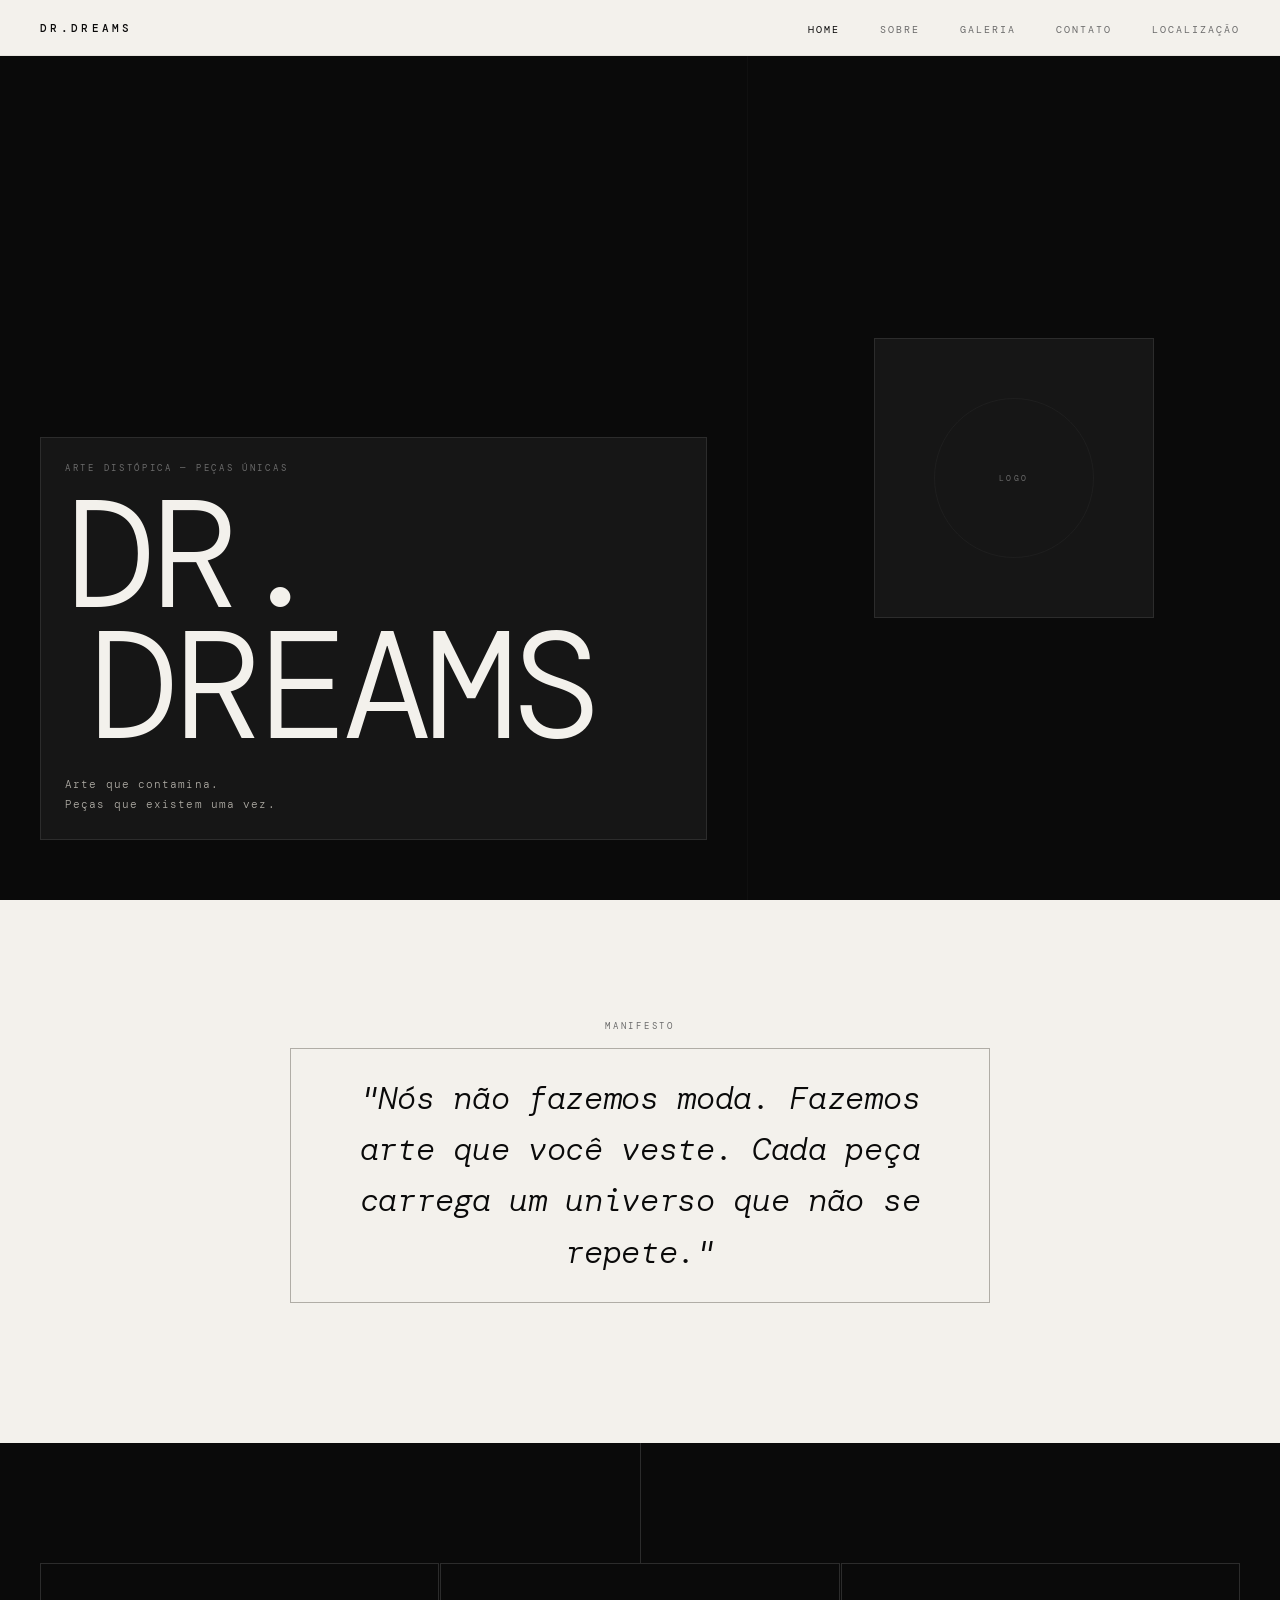
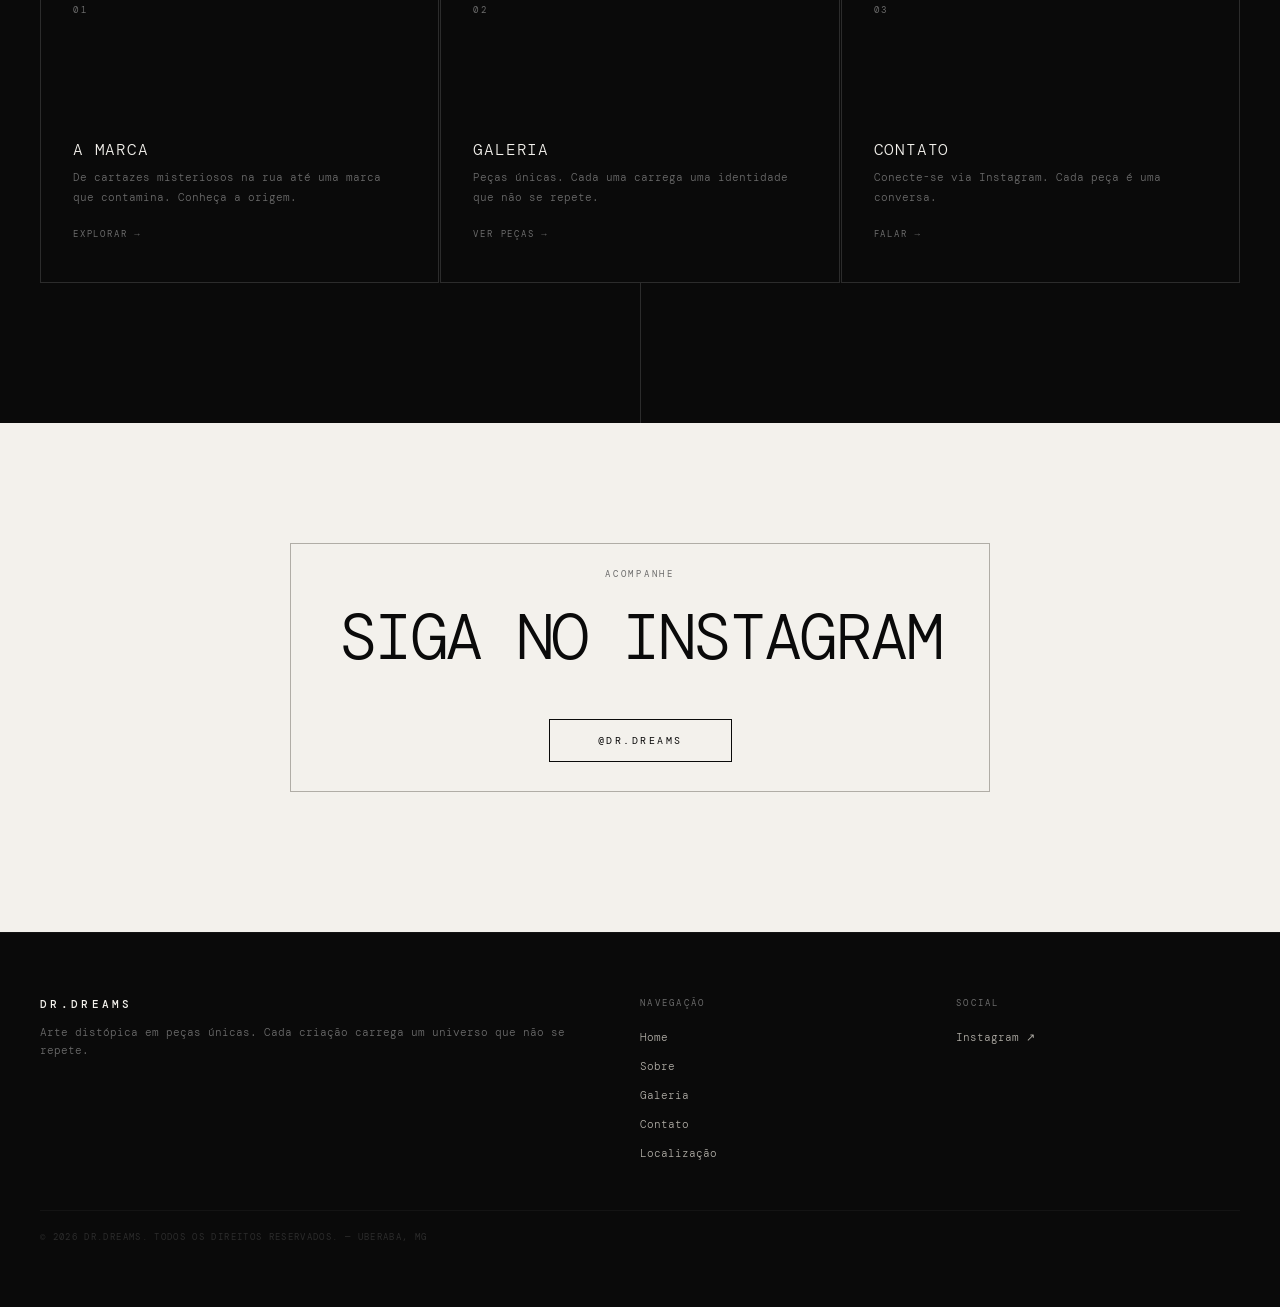
<file: index.html>
<!DOCTYPE html>
<html lang="pt-BR">

  <head>
    <meta charset="UTF-8" />
    <meta name="viewport" content="width=device-width, initial-scale=1.0" />
    <meta name="description" content="Dr.Dreams: arte distópica em peças únicas e 100% autorais." />
    <meta name="author" content="Dr.Dreams" />
    <title>Dr.Dreams — Arte que contamina</title>
    <link rel="stylesheet" href="style.css" />
  </head>

  <body>

    <header>
      <nav class="navbar">
        <a href="index.html" class="nav-logo">Dr.Dreams</a>
        <ul class="nav-links">
          <li><a href="index.html" class="nav-link active">Home</a></li>
          <li><a href="sobre.html" class="nav-link">Sobre</a></li>
          <li><a href="galeria.html" class="nav-link">Galeria</a></li>
          <li><a href="contato.html" class="nav-link">Contato</a></li>
          <li><a href="localizacao.html" class="nav-link">Localização</a></li>
        </ul>
      </nav>
    </header>

    <main>

      <!-- Hero -->
      <section class="hero">
        <div class="hero-content">
          <div class="caixa caixa-escura">
            <p class="section-tag">Arte distópica — Peças únicas</p>
            <h1 class="hero-title">Dr.<br /><span>Dreams</span></h1>
            <p class="hero-sub">Arte que contamina.<br />Peças que existem uma vez.</p>
          </div>
        </div>
        <div class="hero-logo">
          <div class="caixa caixa-escura caixa-logo-hero">
            <div class="logo-circle">
              <span>Logo</span>
            </div>
          </div>
        </div>
      </section>

      <!-- Manifesto dentro de uma caixa -->
      <section class="manifesto">
        <p class="section-tag">Manifesto</p>
        <div class="caixa caixa-clara caixa-centralizada">
          <blockquote class="manifesto-quote">
            "Nós não fazemos moda. Fazemos arte que você veste. Cada peça carrega um universo que não se repete."
          </blockquote>
        </div>
      </section>

      <!-- Preview das páginas — cada card é uma caixa -->
      <section class="preview">
        <article class="preview-card caixa caixa-preta">
          <p class="card-num">01</p>
          <div class="card-body">
            <h2 class="card-title">A Marca</h2>
            <p class="card-desc">De cartazes misteriosos na rua até uma marca que contamina. Conheça a origem.</p>
            <a href="sobre.html" class="card-cta">Explorar →</a>
          </div>
        </article>

        <article class="preview-card caixa caixa-preta">
          <p class="card-num">02</p>
          <div class="card-body">
            <h2 class="card-title">Galeria</h2>
            <p class="card-desc">Peças únicas. Cada uma carrega uma identidade que não se repete.</p>
            <a href="galeria.html" class="card-cta">Ver peças →</a>
          </div>
        </article>

        <article class="preview-card caixa caixa-preta">
          <p class="card-num">03</p>
          <div class="card-body">
            <h2 class="card-title">Contato</h2>
            <p class="card-desc">Conecte-se via Instagram. Cada peça é uma conversa.</p>
            <a href="contato.html" class="card-cta">Falar →</a>
          </div>
        </article>
      </section>

      <!-- CTA Instagram dentro de uma caixa -->
      <section class="cta">
        <div class="caixa caixa-clara caixa-centralizada">
          <p class="section-tag">Acompanhe</p>
          <h2 class="cta-title">Siga no Instagram</h2>
          <a href="https://instagram.com/dr.dreams" target="_blank" class="cta-btn">@dr.dreams</a>
        </div>
      </section>

    </main>

    <footer class="footer">
      <div class="footer-brand">
        <h3 class="footer-logo">Dr.Dreams</h3>
        <p class="footer-desc">Arte distópica em peças únicas. Cada criação carrega um universo que não se repete.</p>
      </div>

      <nav class="footer-nav">
        <p class="footer-label">Navegação</p>
        <ul class="footer-links">
          <li><a href="index.html">Home</a></li>
          <li><a href="sobre.html">Sobre</a></li>
          <li><a href="galeria.html">Galeria</a></li>
          <li><a href="contato.html">Contato</a></li>
          <li><a href="localizacao.html">Localização</a></li>
        </ul>
      </nav>

      <div class="footer-social">
        <p class="footer-label">Social</p>
        <a href="https://instagram.com/dr.dreams" target="_blank" class="footer-ig">Instagram ↗</a>
      </div>

      <p class="footer-copy">© 2026 Dr.Dreams. Todos os direitos reservados. — Uberaba, MG</p>
    </footer>

  </body>

</html>
</file>
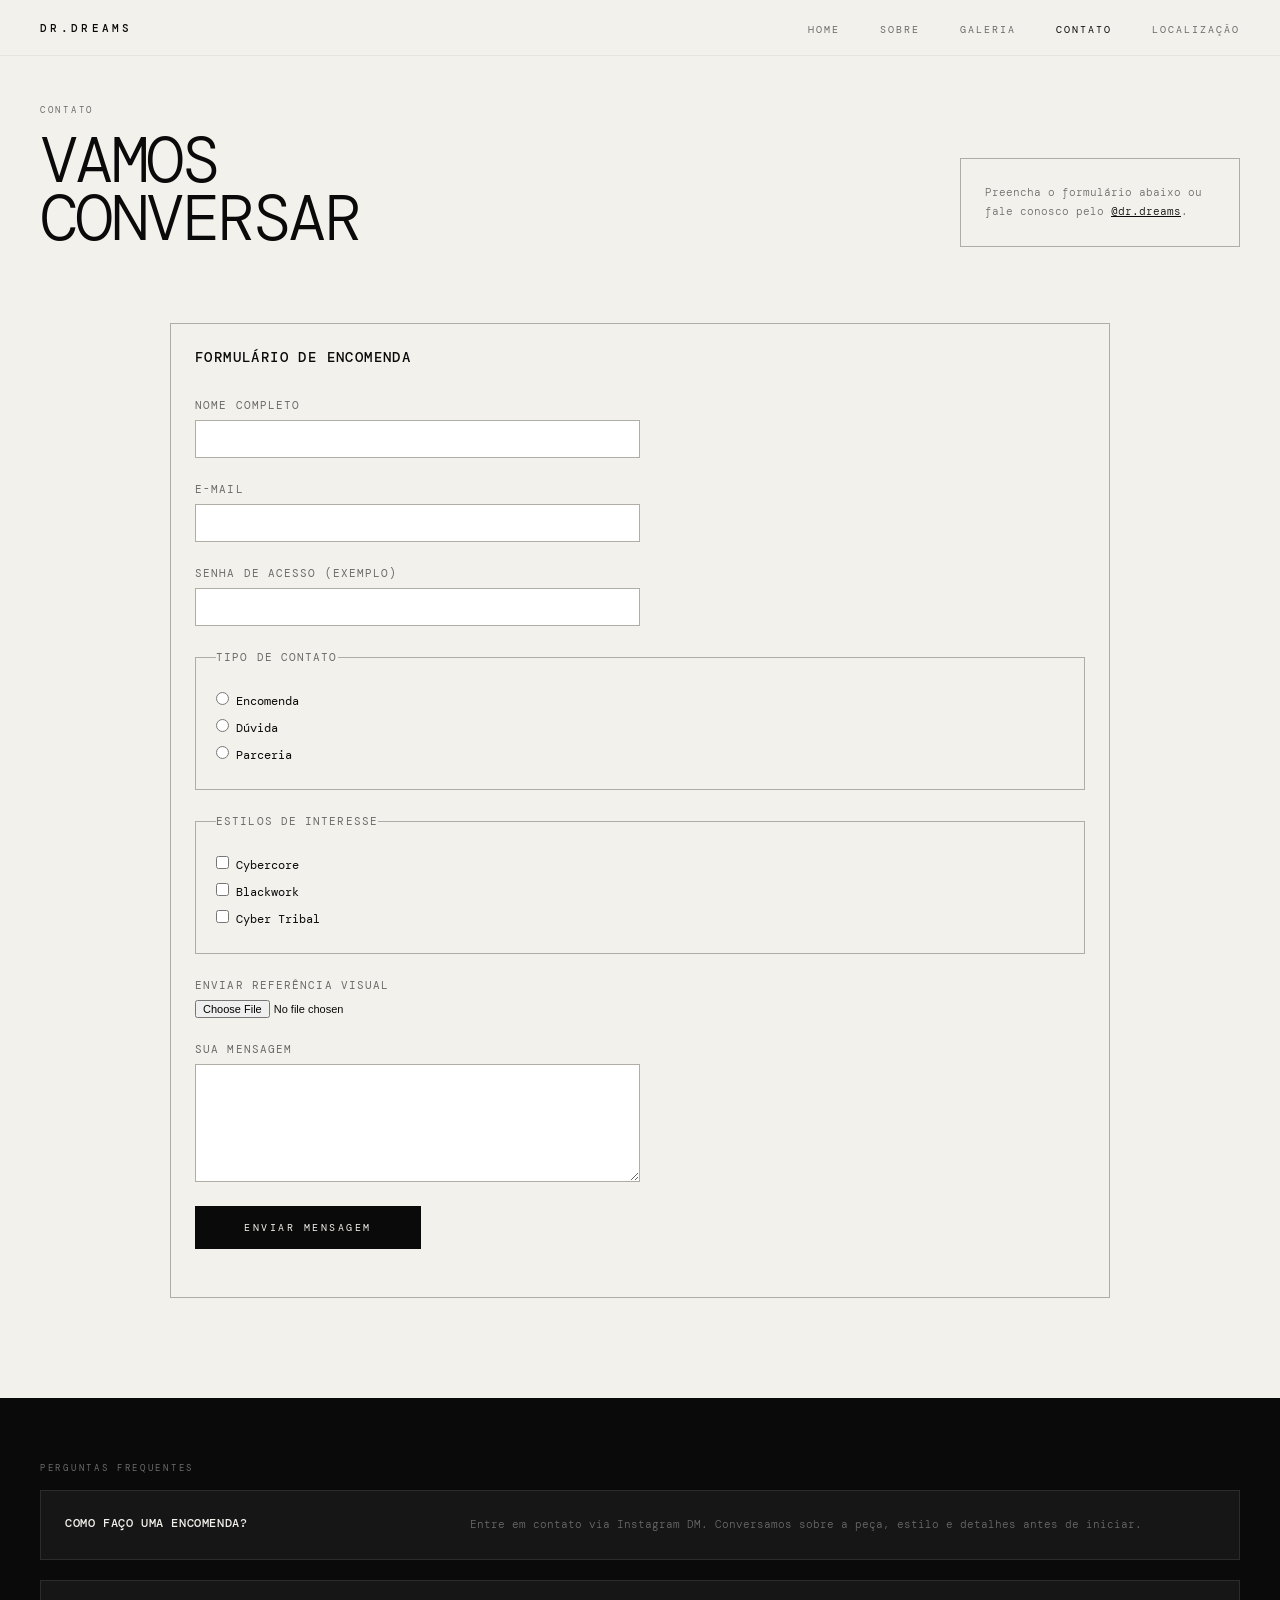
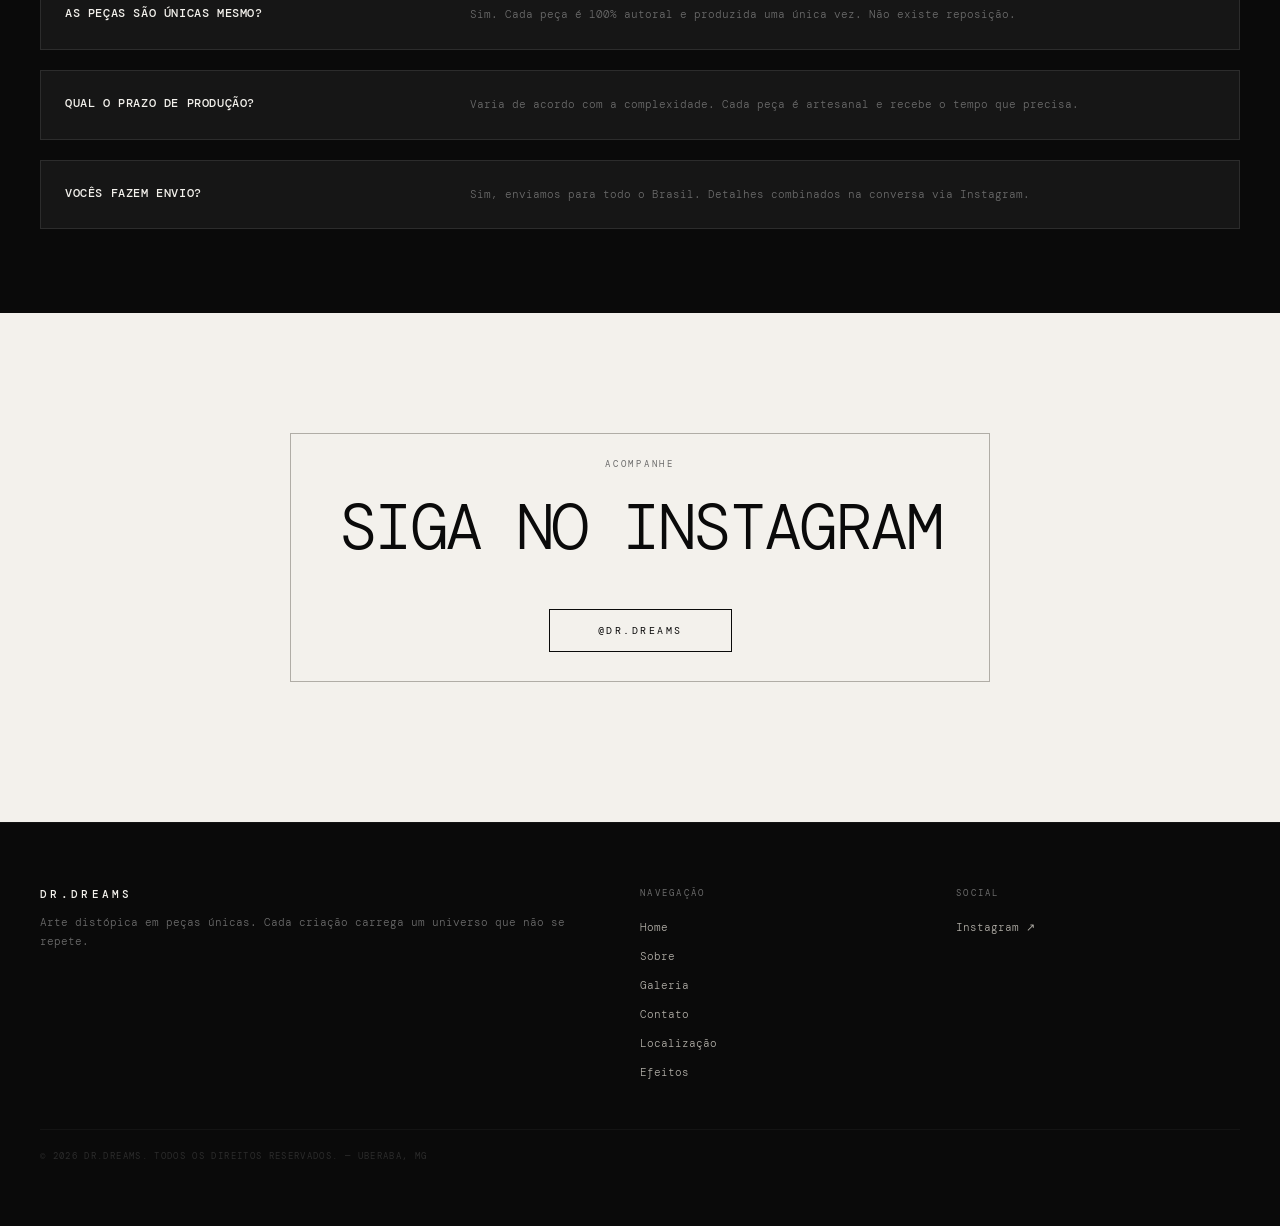
<file: contato.html>
<!DOCTYPE html>
<html lang="pt-BR">

  <head>
    <meta charset="UTF-8" />
    <meta name="viewport" content="width=device-width, initial-scale=1.0" />
    <meta name="description" content="Formulário de contato da Dr.Dreams para encomendas e dúvidas." />
    <meta name="author" content="Dr.Dreams" />
    <title>Dr.Dreams — Contato</title>
    <link rel="stylesheet" href="style.css" />
  </head>

  <body>

    <!-- Cabeçalho com menu de navegação -->
    <header>
      <nav class="navbar">
        <a href="index.html" class="nav-logo">Dr.Dreams</a>
        <ul class="nav-links">
          <li><a href="index.html" class="nav-link">Home</a></li>
          <li><a href="sobre.html" class="nav-link">Sobre</a></li>
          <li><a href="galeria.html" class="nav-link">Galeria</a></li>
          <li><a href="contato.html" class="nav-link active">Contato</a></li>
          <li><a href="localizacao.html" class="nav-link">Localização</a></li>
        </ul>
      </nav>
    </header>

    <main class="pagina-contato">

      <!-- Título da página -->
      <section class="secao-titulo">
        <div class="titulo-principal">
          <p class="section-tag">Contato</p>
          <h1 class="titulo-grande">Vamos<br />conversar</h1>
        </div>
        <div class="caixa caixa-clara texto-intro">
          <p>Preencha o formulário abaixo ou fale conosco pelo <a href="https://instagram.com/dr.dreams" target="_blank">@dr.dreams</a>.</p>
        </div>
      </section>

      <!-- Formulário de contato -->
      <section class="secao-formulario">
        <div class="conteudo-formulario caixa caixa-clara">

          <h2 class="titulo-formulario">Formulário de Encomenda</h2>

          <!-- action = página que recebe os dados | method = post envia de forma segura -->
          <form id="formulario-contato" action="#" method="post">

            <!-- Campo de texto: nome -->
            <div class="grupo-campo">
              <label for="nome">Nome completo</label>
              <input type="text" id="nome" name="nome" class="input-padrao" />
            </div>

            <!-- Campo de texto: e-mail -->
            <div class="grupo-campo">
              <label for="email">E-mail</label>
              <input type="text" id="email" name="email" class="input-padrao" />
            </div>

            <!-- Campo de senha: caracteres ficam ocultos -->
            <div class="grupo-campo">
              <label for="senha">Senha de acesso (exemplo)</label>
              <input type="password" id="senha" name="senha" class="input-padrao" />
            </div>

            <!-- Botões de rádio: só uma opção por vez (mesmo name) -->
            <fieldset class="grupo-campo">
              <legend>Tipo de contato</legend>

              <label for="tipo-encomenda">
                <input type="radio" id="tipo-encomenda" name="tipo-contato" value="encomenda" />
                Encomenda
              </label>

              <label for="tipo-duvida">
                <input type="radio" id="tipo-duvida" name="tipo-contato" value="duvida" />
                Dúvida
              </label>

              <label for="tipo-parceria">
                <input type="radio" id="tipo-parceria" name="tipo-contato" value="parceria" />
                Parceria
              </label>
            </fieldset>

            <!-- Checkboxes: pode marcar mais de uma -->
            <fieldset class="grupo-campo">
              <legend>Estilos de interesse</legend>

              <label for="estilo-cybercore">
                <input type="checkbox" id="estilo-cybercore" name="estilo" value="cybercore" />
                Cybercore
              </label>

              <label for="estilo-blackwork">
                <input type="checkbox" id="estilo-blackwork" name="estilo" value="blackwork" />
                Blackwork
              </label>

              <label for="estilo-tribal">
                <input type="checkbox" id="estilo-tribal" name="estilo" value="tribal" />
                Cyber Tribal
              </label>
            </fieldset>

            <!-- Upload de arquivo -->
            <div class="grupo-campo">
              <label for="referencia">Enviar referência visual</label>
              <input type="file" id="referencia" name="referencia" />
            </div>

            <!-- Área de texto para mensagens longas -->
            <div class="grupo-campo">
              <label for="mensagem">Sua mensagem</label>
              <textarea id="mensagem" name="mensagem" class="input-padrao" rows="6" cols="50"></textarea>
            </div>

            <!-- Botão que envia o formulário -->
            <div class="grupo-campo">
              <input type="submit" value="Enviar mensagem" class="botao-enviar" />
            </div>

          </form>

        </div>
      </section>

      <!-- Perguntas frequentes -->
      <section class="secao-faq">
        <p class="section-tag">Perguntas Frequentes</p>

        <article class="caixa caixa-escura item-faq">
          <h2 class="faq-pergunta">Como faço uma encomenda?</h2>
          <p class="faq-resposta">Entre em contato via Instagram DM. Conversamos sobre a peça, estilo e detalhes antes de iniciar.</p>
        </article>

        <article class="caixa caixa-escura item-faq">
          <h2 class="faq-pergunta">As peças são únicas mesmo?</h2>
          <p class="faq-resposta">Sim. Cada peça é 100% autoral e produzida uma única vez. Não existe reposição.</p>
        </article>

        <article class="caixa caixa-escura item-faq">
          <h2 class="faq-pergunta">Qual o prazo de produção?</h2>
          <p class="faq-resposta">Varia de acordo com a complexidade. Cada peça é artesanal e recebe o tempo que precisa.</p>
        </article>

        <article class="caixa caixa-escura item-faq">
          <h2 class="faq-pergunta">Vocês fazem envio?</h2>
          <p class="faq-resposta">Sim, enviamos para todo o Brasil. Detalhes combinados na conversa via Instagram.</p>
        </article>
      </section>

      <!-- Chamada para ação -->
      <section class="cta">
        <div class="caixa caixa-clara caixa-centralizada">
          <p class="section-tag">Acompanhe</p>
          <h2 class="cta-title">Siga no Instagram</h2>
          <a href="https://instagram.com/dr.dreams" target="_blank" class="cta-btn">@dr.dreams</a>
        </div>
      </section>

    </main>

    <!-- Rodapé -->
    <footer class="footer">
      <div class="footer-brand">
        <h3 class="footer-logo">Dr.Dreams</h3>
        <p class="footer-desc">Arte distópica em peças únicas. Cada criação carrega um universo que não se repete.</p>
      </div>

      <nav class="footer-nav">
        <p class="footer-label">Navegação</p>
        <ul class="footer-links">
          <li><a href="index.html">Home</a></li>
          <li><a href="sobre.html">Sobre</a></li>
          <li><a href="galeria.html">Galeria</a></li>
          <li><a href="contato.html">Contato</a></li>
          <li><a href="localizacao.html">Localização</a></li>
          <li><a href="efeitos.html">Efeitos</a></li>
        </ul>
      </nav>

      <div class="footer-social">
        <p class="footer-label">Social</p>
        <a href="https://instagram.com/dr.dreams" target="_blank" class="footer-ig">Instagram ↗</a>
      </div>

      <p class="footer-copy">© 2026 Dr.Dreams. Todos os direitos reservados. — Uberaba, MG</p>
    </footer>

  </body>

</html>
</file>
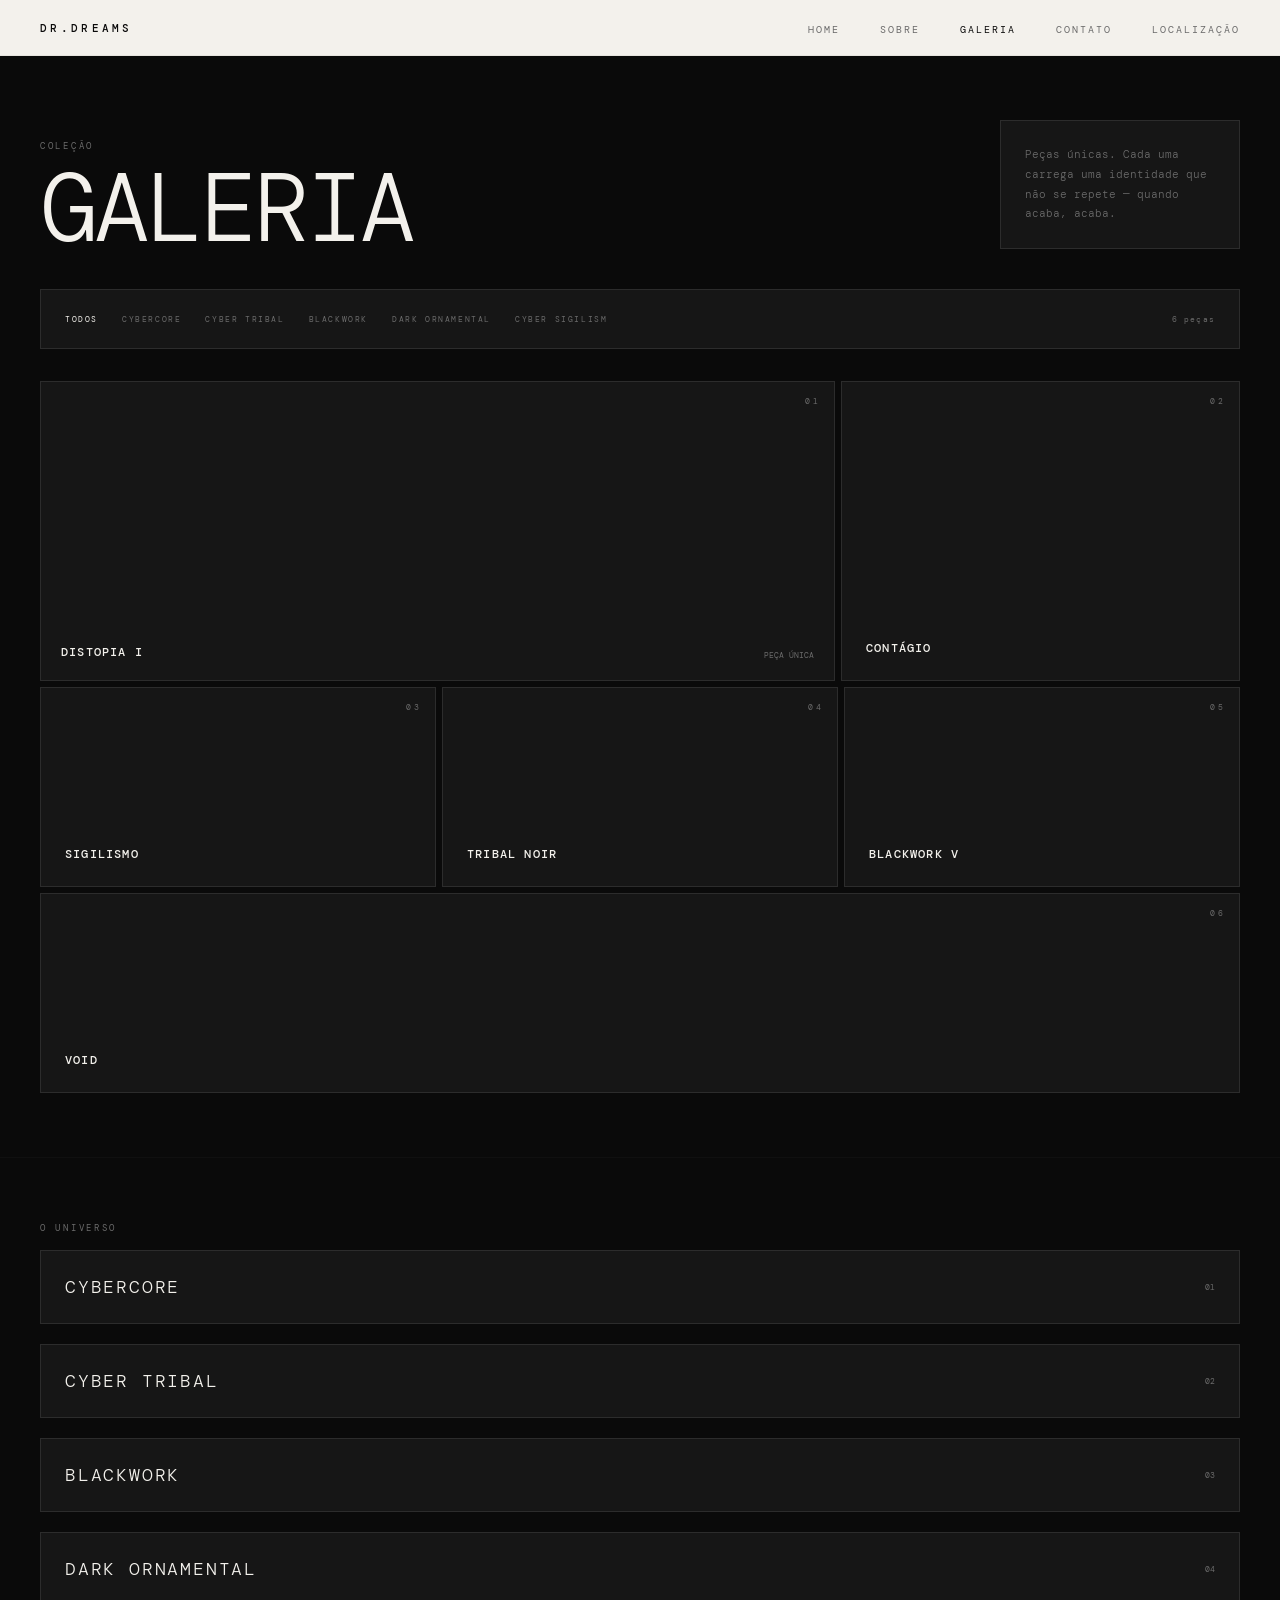
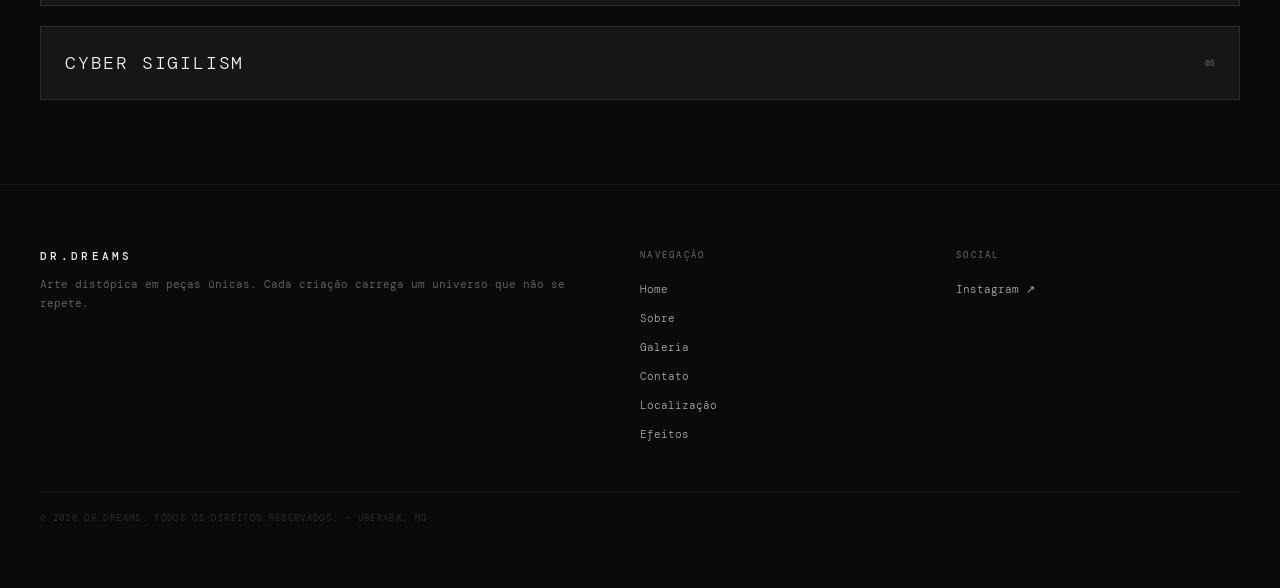
<file: galeria.html>
<!DOCTYPE html>
<html lang="pt-BR">

  <head>
    <meta charset="UTF-8" />
    <meta name="viewport" content="width=device-width, initial-scale=1.0" />
    <meta name="description" content="Galeria de peças únicas da Dr.Dreams." />
    <meta name="author" content="Dr.Dreams" />
    <title>Dr.Dreams — Galeria</title>
    <link rel="stylesheet" href="style.css" />
  </head>

  <body class="fundo-escuro">

    <!-- Cabeçalho com menu de navegação -->
    <header>
      <nav class="navbar">
        <a href="index.html" class="nav-logo">Dr.Dreams</a>
        <ul class="nav-links">
          <li><a href="index.html" class="nav-link">Home</a></li>
          <li><a href="sobre.html" class="nav-link">Sobre</a></li>
          <li><a href="galeria.html" class="nav-link active">Galeria</a></li>
          <li><a href="contato.html" class="nav-link">Contato</a></li>
          <li><a href="localizacao.html" class="nav-link">Localização</a></li>
        </ul>
      </nav>
    </header>

    <main class="pagina-galeria">

      <!-- Título da galeria -->
      <section class="secao-titulo-galeria">
        <div>
          <p class="section-tag">Coleção</p>
          <h1 class="titulo-galeria">Galeria</h1>
        </div>
        <div class="caixa caixa-escura texto-intro-galeria">
          <p>
            Peças únicas. Cada uma carrega uma identidade que não se repete — quando acaba, acaba.
          </p>
        </div>
      </section>

      <!-- Categorias (apenas visual, sem filtro) -->
      <section class="caixa caixa-escura secao-filtros">
        <span class="filtro-ativo">Todos</span>
        <span class="filtro">Cybercore</span>
        <span class="filtro">Cyber Tribal</span>
        <span class="filtro">Blackwork</span>
        <span class="filtro">Dark Ornamental</span>
        <span class="filtro">Cyber Sigilism</span>
        <span class="contador-pecas">6 peças</span>
      </section>

      <!-- Grade de peças -->
      <section class="secao-grade">
        <article class="caixa caixa-escura peca peca-grande">
          <span class="peca-num">01</span>
          <div class="peca-info">
            <h2 class="peca-nome">Distopia I</h2>
            <span class="peca-tipo">Peça Única</span>
          </div>
        </article>

        <article class="caixa caixa-escura peca">
          <span class="peca-num">02</span>
          <h2 class="peca-nome">Contágio</h2>
        </article>

        <article class="caixa caixa-escura peca">
          <span class="peca-num">03</span>
          <h2 class="peca-nome">Sigilismo</h2>
        </article>

        <article class="caixa caixa-escura peca">
          <span class="peca-num">04</span>
          <h2 class="peca-nome">Tribal Noir</h2>
        </article>

        <article class="caixa caixa-escura peca">
          <span class="peca-num">05</span>
          <h2 class="peca-nome">Blackwork V</h2>
        </article>

        <article class="caixa caixa-escura peca">
          <span class="peca-num">06</span>
          <h2 class="peca-nome">Void</h2>
        </article>
      </section>

      <!-- Estilos do universo Dr.Dreams -->
      <section class="secao-universo">
        <p class="section-tag">O Universo</p>

        <ul class="lista-universo">
          <li class="caixa caixa-escura">
            <span class="universo-nome">Cybercore</span>
            <span class="universo-num">01</span>
          </li>
          <li class="caixa caixa-escura">
            <span class="universo-nome">Cyber Tribal</span>
            <span class="universo-num">02</span>
          </li>
          <li class="caixa caixa-escura">
            <span class="universo-nome">Blackwork</span>
            <span class="universo-num">03</span>
          </li>
          <li class="caixa caixa-escura">
            <span class="universo-nome">Dark Ornamental</span>
            <span class="universo-num">04</span>
          </li>
          <li class="caixa caixa-escura">
            <span class="universo-nome">Cyber Sigilism</span>
            <span class="universo-num">05</span>
          </li>
        </ul>
      </section>

    </main>

    <!-- Rodapé -->
    <footer class="footer">
      <div class="footer-brand">
        <h3 class="footer-logo">Dr.Dreams</h3>
        <p class="footer-desc">Arte distópica em peças únicas. Cada criação carrega um universo que não se repete.</p>
      </div>

      <nav class="footer-nav">
        <p class="footer-label">Navegação</p>
        <ul class="footer-links">
          <li><a href="index.html">Home</a></li>
          <li><a href="sobre.html">Sobre</a></li>
          <li><a href="galeria.html">Galeria</a></li>
          <li><a href="contato.html">Contato</a></li>
          <li><a href="localizacao.html">Localização</a></li>
          <li><a href="efeitos.html">Efeitos</a></li>
        </ul>
      </nav>

      <div class="footer-social">
        <p class="footer-label">Social</p>
        <a href="https://instagram.com/dr.dreams" target="_blank" class="footer-ig">Instagram ↗</a>
      </div>

      <p class="footer-copy">© 2026 Dr.Dreams. Todos os direitos reservados. — Uberaba, MG</p>
    </footer>

  </body>

</html>
</file>
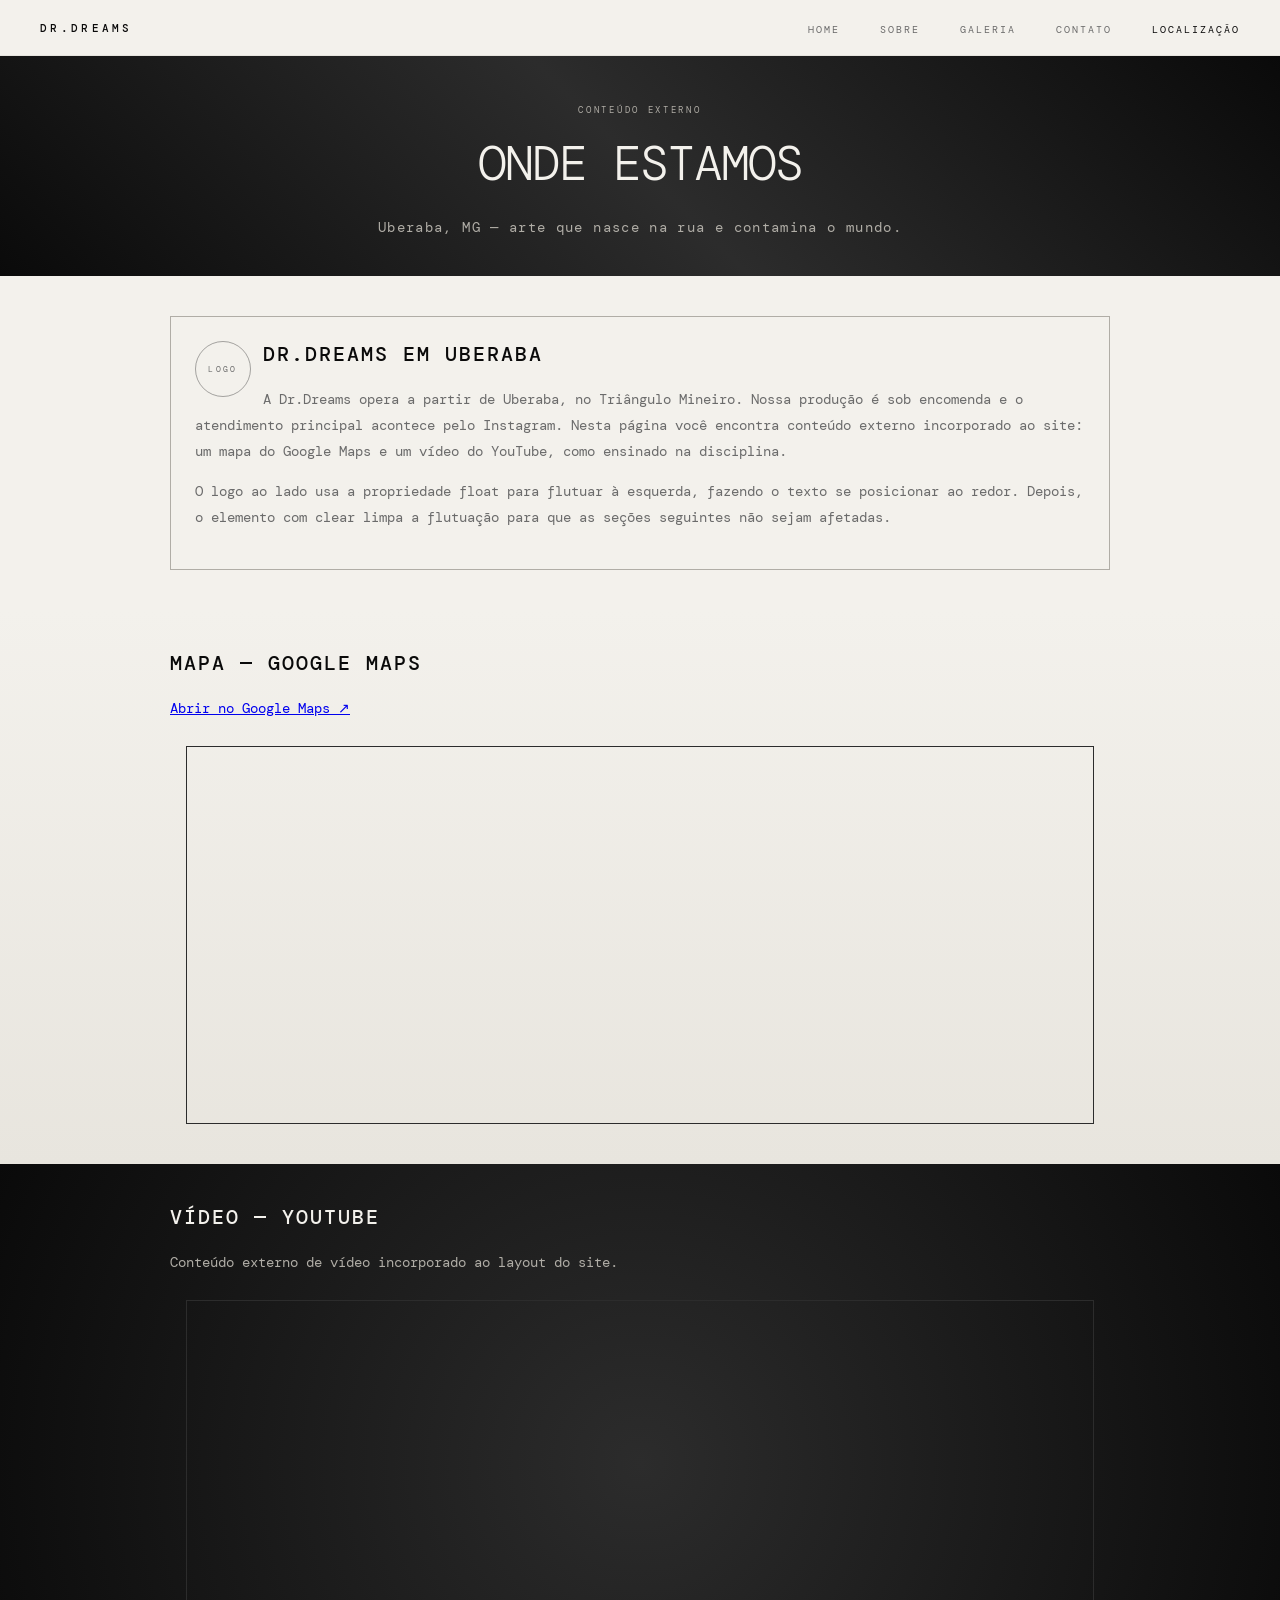
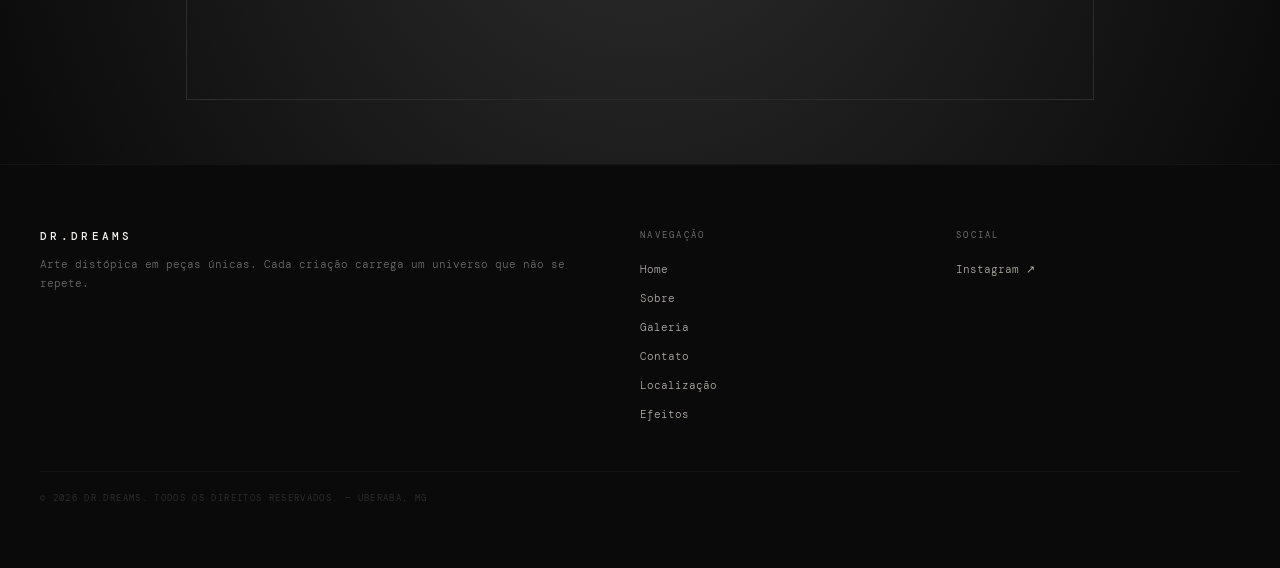
<file: localizacao.html>
<!DOCTYPE html>
<html lang="pt-BR">

  <head>
    <meta charset="UTF-8" />
    <meta name="viewport" content="width=device-width, initial-scale=1.0" />
    <meta name="description" content="Localização da Dr.Dreams em Uberaba, MG, com mapa e vídeo incorporados." />
    <meta name="author" content="Dr.Dreams" />
    <title>Dr.Dreams — Localização</title>
    <link rel="stylesheet" href="style.css" />
  </head>

  <body>

    <!-- Cabeçalho com menu de navegação -->
    <header>
      <nav class="navbar">
        <a href="index.html" class="nav-logo">Dr.Dreams</a>
        <ul class="nav-links">
          <li><a href="index.html" class="nav-link">Home</a></li>
          <li><a href="sobre.html" class="nav-link">Sobre</a></li>
          <li><a href="galeria.html" class="nav-link">Galeria</a></li>
          <li><a href="contato.html" class="nav-link">Contato</a></li>
          <li><a href="localizacao.html" class="nav-link active">Localização</a></li>
        </ul>
      </nav>
    </header>

    <main class="pagina-externo">

      <!-- Seção com gradiente linear no fundo -->
      <section class="secao-hero-externo">
        <p class="section-tag">Conteúdo Externo</p>
        <h1 class="titulo-externo">Onde estamos</h1>
        <p class="texto-externo">Uberaba, MG — arte que nasce na rua e contamina o mundo.</p>
      </section>

      <!-- Texto com elemento flutuante (float) -->
      <section class="secao-apresentacao">
        <div class="conteudo-formulario">

          <div class="caixa caixa-clara caixa-flutuante">
            <div class="logo-circle logo-flutuante">
              <span>Logo</span>
            </div>

            <h2 class="subtitulo-externo">Dr.Dreams em Uberaba</h2>
            <p class="paragrafo-externo">
              A Dr.Dreams opera a partir de Uberaba, no Triângulo Mineiro. Nossa produção é
              sob encomenda e o atendimento principal acontece pelo Instagram. Nesta página
              você encontra conteúdo externo incorporado ao site: um mapa do Google Maps
              e um vídeo do YouTube, como ensinado na disciplina.
            </p>
            <p class="paragrafo-externo">
              O logo ao lado usa a propriedade float para flutuar à esquerda, fazendo o
              texto se posicionar ao redor. Depois, o elemento com clear limpa a flutuação
              para que as seções seguintes não sejam afetadas.
            </p>
          </div>

          <!-- Limpa o efeito do float -->
          <div class="limpar"></div>

        </div>
      </section>

      <!-- Mapa do Google incorporado com iframe -->
      <section class="secao-mapa">
        <div class="conteudo-formulario">
          <h2 class="subtitulo-externo">Mapa — Google Maps</h2>
          <p class="paragrafo-externo">
            <a href="https://maps.app.goo.gl/4dGkzJtmCMCHMuvm8" target="_blank">Abrir no Google Maps ↗</a>
          </p>

          <iframe
            class="iframe-externo iframe-mapa"
            src="https://www.google.com/maps/embed?pb=!1m18!1m12!1m3!1d430345!2d-115.7930198!3d37.2430548!2m3!1f0!2f0!3f0!3m2!1i1024!2i768!4f13.1!3m3!1m2!1s0x80b81baaba3e8c81%3A0x970427e38e6237ae!8m2!3d37.2430548!4d-115.7930198!16zL20vMHlqcQ!5e0!3m2!1spt-BR!2sbr!4v1749753600000"
            title="Mapa incorporado do Google Maps"
            allowfullscreen=""
            loading="lazy"
            referrerpolicy="no-referrer-when-downgrade"
          ></iframe>
        </div>
      </section>

      <!-- Vídeo do YouTube incorporado com iframe -->
      <section class="secao-video">
        <div class="conteudo-formulario">
          <h2 class="subtitulo-externo">Vídeo — YouTube</h2>
          <p class="paragrafo-externo">Conteúdo externo de vídeo incorporado ao layout do site.</p>

          <iframe
            class="iframe-externo iframe-video"
            src="https://www.youtube.com/embed/vin1xOJ1Tj0"
            title="Vídeo incorporado do YouTube"
            allow="accelerometer; autoplay; clipboard-write; encrypted-media; gyroscope; picture-in-picture"
            allowfullscreen
          ></iframe>
        </div>
      </section>

    </main>

    <!-- Rodapé -->
    <footer class="footer">
      <div class="footer-brand">
        <h3 class="footer-logo">Dr.Dreams</h3>
        <p class="footer-desc">Arte distópica em peças únicas. Cada criação carrega um universo que não se repete.</p>
      </div>

      <nav class="footer-nav">
        <p class="footer-label">Navegação</p>
        <ul class="footer-links">
          <li><a href="index.html">Home</a></li>
          <li><a href="sobre.html">Sobre</a></li>
          <li><a href="galeria.html">Galeria</a></li>
          <li><a href="contato.html">Contato</a></li>
          <li><a href="localizacao.html">Localização</a></li>
          <li><a href="efeitos.html">Efeitos</a></li>
        </ul>
      </nav>

      <div class="footer-social">
        <p class="footer-label">Social</p>
        <a href="https://instagram.com/dr.dreams" target="_blank" class="footer-ig">Instagram ↗</a>
      </div>

      <p class="footer-copy">© 2026 Dr.Dreams. Todos os direitos reservados. — Uberaba, MG</p>
    </footer>

  </body>

</html>
</file>
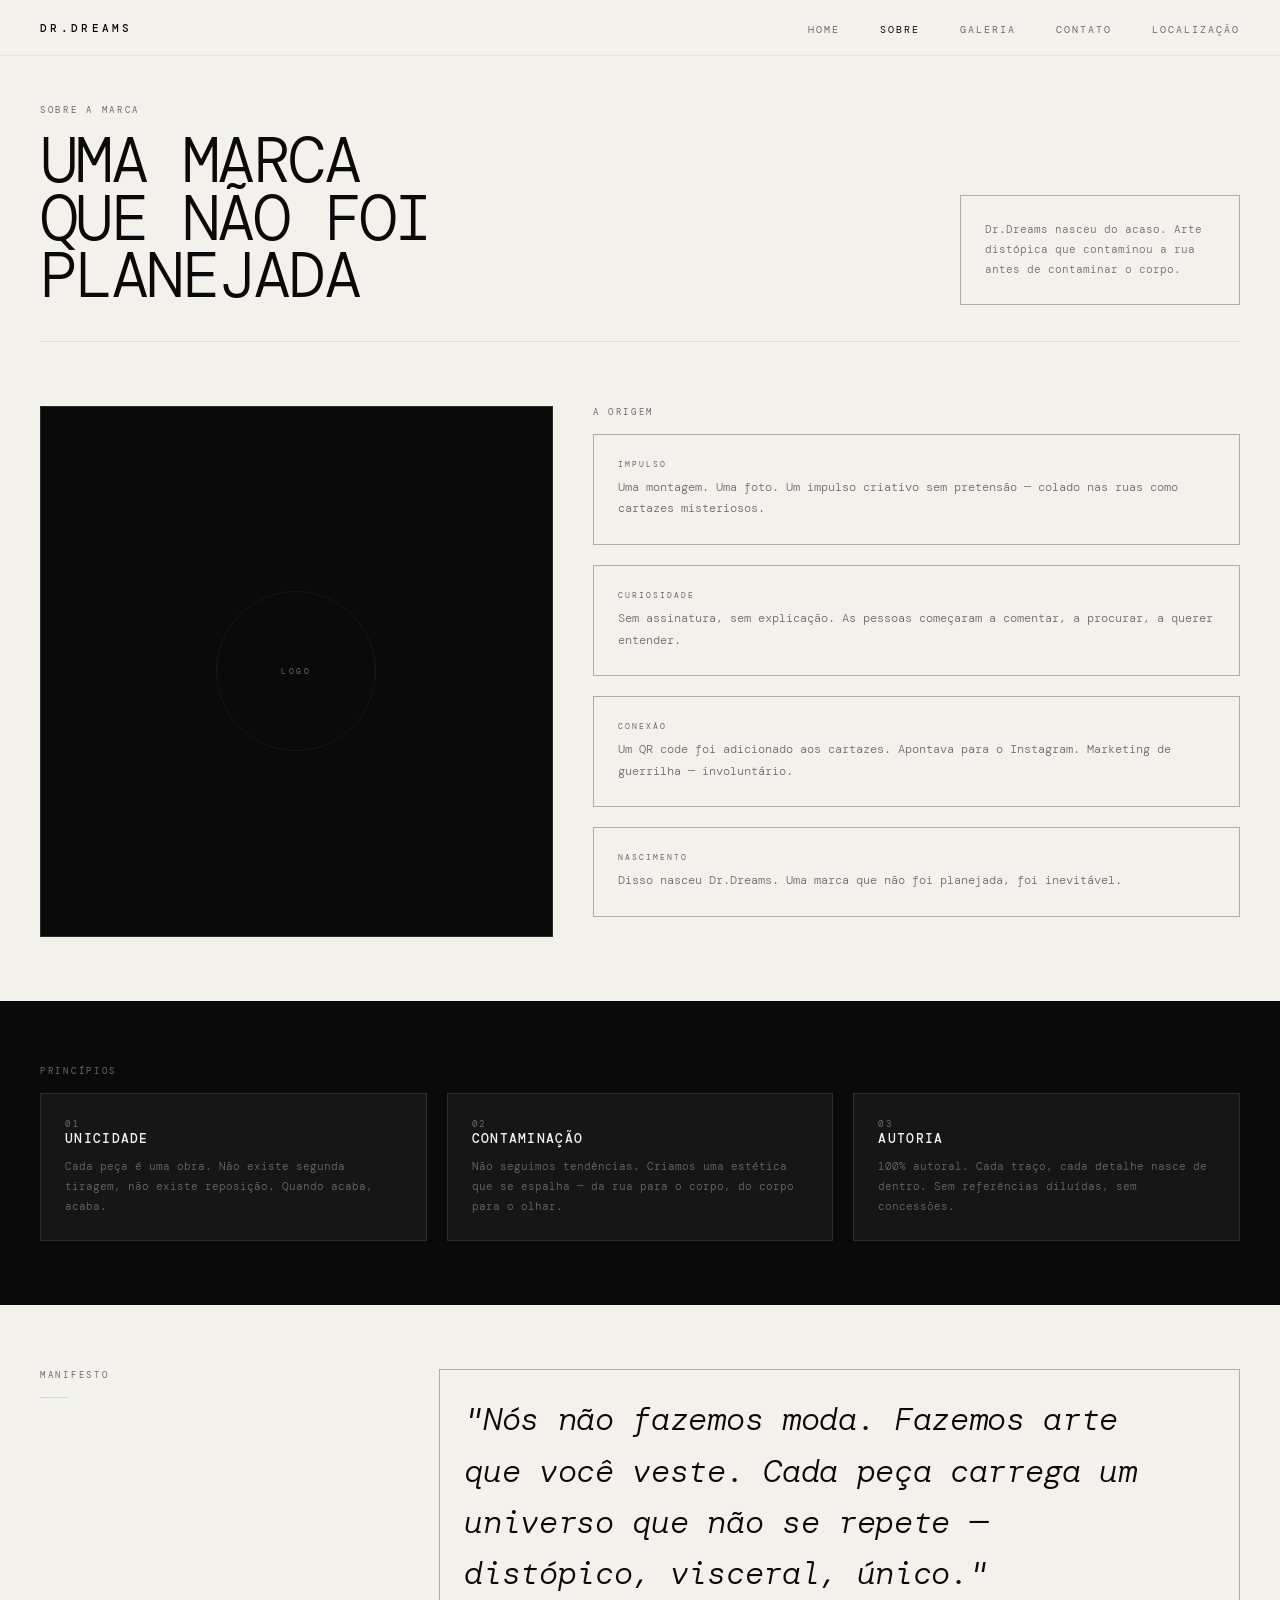
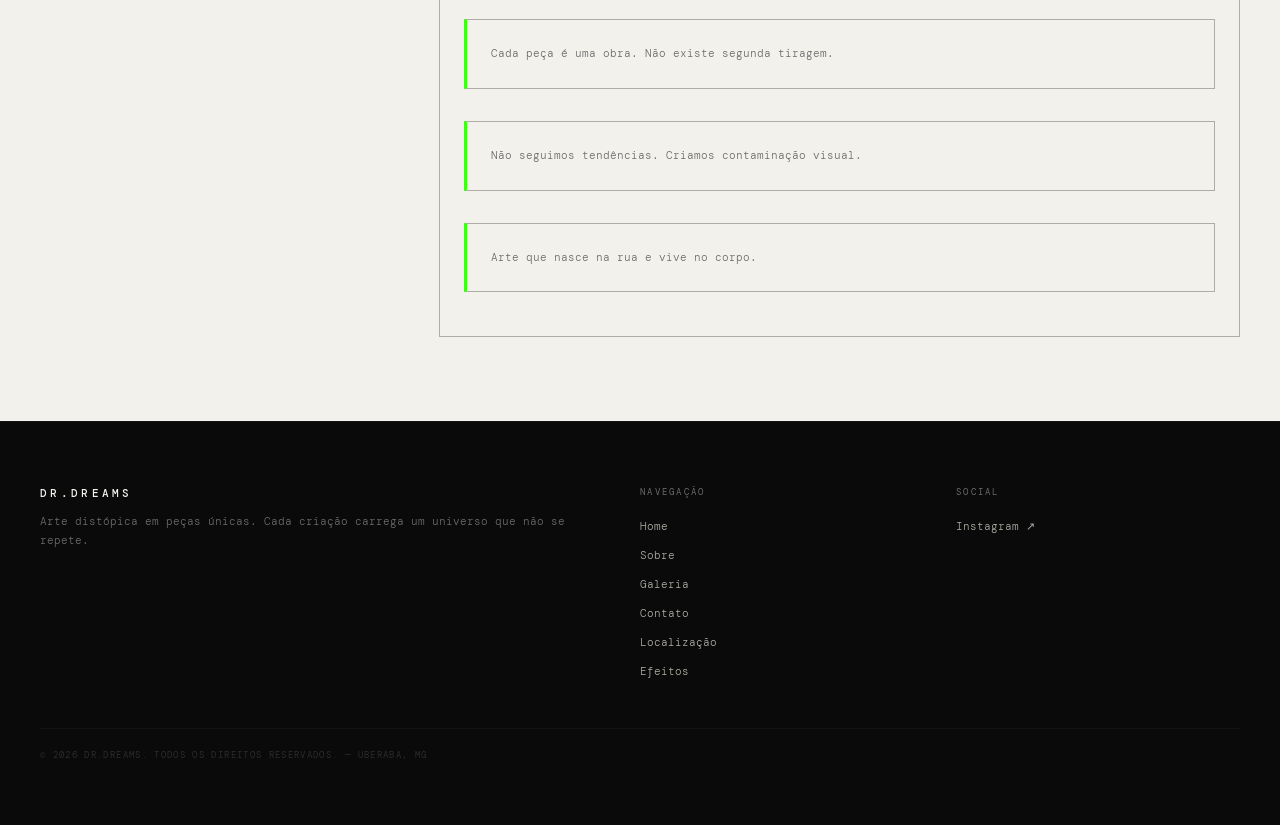
<file: sobre.html>
<!DOCTYPE html>
<html lang="pt-BR">

  <head>
    <meta charset="UTF-8" />
    <meta name="viewport" content="width=device-width, initial-scale=1.0" />
    <meta name="description" content="Conheça a história e os princípios da Dr.Dreams." />
    <meta name="author" content="Dr.Dreams" />
    <title>Dr.Dreams — Sobre</title>
    <link rel="stylesheet" href="style.css" />
  </head>

  <body>

    <!-- Cabeçalho com menu de navegação -->
    <header>
      <nav class="navbar">
        <a href="index.html" class="nav-logo">Dr.Dreams</a>
        <ul class="nav-links">
          <li><a href="index.html" class="nav-link">Home</a></li>
          <li><a href="sobre.html" class="nav-link active">Sobre</a></li>
          <li><a href="galeria.html" class="nav-link">Galeria</a></li>
          <li><a href="contato.html" class="nav-link">Contato</a></li>
          <li><a href="localizacao.html" class="nav-link">Localização</a></li>
        </ul>
      </nav>
    </header>

    <main class="pagina-sobre">

      <!-- Título da página -->
      <section class="secao-titulo">
        <div class="titulo-principal">
          <p class="section-tag">Sobre a Marca</p>
          <h1 class="titulo-grande">Uma marca<br />que não foi<br />planejada</h1>
        </div>
        <div class="caixa caixa-clara texto-intro">
          <p>
            Dr.Dreams nasceu do acaso. Arte distópica que contaminou a rua antes de contaminar o corpo.
          </p>
        </div>
      </section>

      <div class="linha-divisoria"></div>

      <!-- História da marca -->
      <section class="secao-origem">
        <div class="caixa caixa-preta caixa-logo">
          <div class="logo-circle">
            <span>Logo</span>
          </div>
        </div>

        <div class="lista-origem">
          <p class="section-tag">A Origem</p>

          <article class="caixa caixa-clara item-origem">
            <h2 class="item-titulo">Impulso</h2>
            <p class="item-texto">Uma montagem. Uma foto. Um impulso criativo sem pretensão — colado nas ruas como cartazes misteriosos.</p>
          </article>

          <article class="caixa caixa-clara item-origem">
            <h2 class="item-titulo">Curiosidade</h2>
            <p class="item-texto">Sem assinatura, sem explicação. As pessoas começaram a comentar, a procurar, a querer entender.</p>
          </article>

          <article class="caixa caixa-clara item-origem">
            <h2 class="item-titulo">Conexão</h2>
            <p class="item-texto">Um QR code foi adicionado aos cartazes. Apontava para o Instagram. Marketing de guerrilha — involuntário.</p>
          </article>

          <article class="caixa caixa-clara item-origem">
            <h2 class="item-titulo">Nascimento</h2>
            <p class="item-texto">Disso nasceu Dr.Dreams. Uma marca que não foi planejada, foi inevitável.</p>
          </article>
        </div>
      </section>

      <!-- Valores da marca -->
      <section class="secao-principios">
        <p class="section-tag">Princípios</p>

        <div class="lista-principios">
          <article class="caixa caixa-escura card-principio">
            <p class="card-num">01</p>
            <h2 class="card-titulo-principio">Unicidade</h2>
            <p class="card-desc">Cada peça é uma obra. Não existe segunda tiragem, não existe reposição. Quando acaba, acaba.</p>
          </article>

          <article class="caixa caixa-escura card-principio">
            <p class="card-num">02</p>
            <h2 class="card-titulo-principio">Contaminação</h2>
            <p class="card-desc">Não seguimos tendências. Criamos uma estética que se espalha — da rua para o corpo, do corpo para o olhar.</p>
          </article>

          <article class="caixa caixa-escura card-principio">
            <p class="card-num">03</p>
            <h2 class="card-titulo-principio">Autoria</h2>
            <p class="card-desc">100% autoral. Cada traço, cada detalhe nasce de dentro. Sem referências diluídas, sem concessões.</p>
          </article>
        </div>
      </section>

      <!-- Manifesto da marca -->
      <section class="secao-manifesto-sobre">
        <div class="manifesto-lado-esquerdo">
          <p class="section-tag">Manifesto</p>
          <div class="linha-verde"></div>
        </div>

        <div class="caixa caixa-clara manifesto-lado-direito">
          <blockquote class="manifesto-quote">
            "Nós não fazemos moda. Fazemos arte que você veste. Cada peça carrega um universo que não se repete — distópico, visceral, único."
          </blockquote>

          <ul class="lista-manifesto">
            <li class="caixa caixa-clara">Cada peça é uma obra. Não existe segunda tiragem.</li>
            <li class="caixa caixa-clara">Não seguimos tendências. Criamos contaminação visual.</li>
            <li class="caixa caixa-clara">Arte que nasce na rua e vive no corpo.</li>
          </ul>
        </div>
      </section>

    </main>

    <!-- Rodapé -->
    <footer class="footer">
      <div class="footer-brand">
        <h3 class="footer-logo">Dr.Dreams</h3>
        <p class="footer-desc">Arte distópica em peças únicas. Cada criação carrega um universo que não se repete.</p>
      </div>

      <nav class="footer-nav">
        <p class="footer-label">Navegação</p>
        <ul class="footer-links">
          <li><a href="index.html">Home</a></li>
          <li><a href="sobre.html">Sobre</a></li>
          <li><a href="galeria.html">Galeria</a></li>
          <li><a href="contato.html">Contato</a></li>
          <li><a href="localizacao.html">Localização</a></li>
          <li><a href="efeitos.html">Efeitos</a></li>
        </ul>
      </nav>

      <div class="footer-social">
        <p class="footer-label">Social</p>
        <a href="https://instagram.com/dr.dreams" target="_blank" class="footer-ig">Instagram ↗</a>
      </div>

      <p class="footer-copy">© 2026 Dr.Dreams. Todos os direitos reservados. — Uberaba, MG</p>
    </footer>

  </body>

</html>
</file>
<file: style.css>
/* ── Fonte ── */
@import url('https://fonts.googleapis.com/css2?family=DM+Mono:ital,wght@0,300;0,400;0,500;1,300&display=swap');

/* ── Variáveis ── */
:root {
  --black:      #0A0A0A;
  --dark:       #161616;
  --gray-dark:  #2C2C2C;
  --gray:       #6B6B6B;
  --gray-light: #B0ADA6;
  --offwhite:   #F3F1EC;
  --green:      #3DFF12;
}

/* ── Reset ── */
* {
  margin: 0;
  padding: 0;
  box-sizing: border-box;
}

html {
  scroll-behavior: smooth;
}

body {
  font-family: 'DM Mono', monospace;
  background-color: var(--offwhite);
  color: var(--black);
}

/* ── Caixas (modelo de caixa do CSS) ── */
/* Cada caixa tem: conteúdo + padding (espaço interno) + border (borda) + margin (espaço externo) */

.caixa {
  border: 1px solid #B0ADA6;
  padding: 24px;
  margin-bottom: 20px;
}

.caixa-clara {
  background-color: #F3F1EC;
  border: 1px solid #B0ADA6;
  padding: 24px;
  margin-bottom: 20px;
}

.caixa-escura {
  background-color: #161616;
  border: 1px solid #2C2C2C;
  padding: 24px;
  margin-bottom: 20px;
}

.caixa-preta {
  background-color: #0A0A0A;
  border: 1px solid #2C2C2C;
  padding: 24px;
  margin-bottom: 20px;
}

.caixa-centralizada {
  max-width: 700px;
  margin-left: auto;
  margin-right: auto;
}

.caixa-linha {
  display: flex;
  flex-wrap: wrap;
  gap: 20px;
}

.caixa-linha .caixa,
.caixa-linha .caixa-clara,
.caixa-linha .caixa-escura,
.caixa-linha .caixa-preta {
  flex: 1;
  min-width: 200px;
  margin-bottom: 0;
}

/* ── Navbar ── */
.navbar {
  position: fixed;
  top: 0;
  left: 0;
  right: 0;
  z-index: 100;
  height: 56px;
  background-color: var(--offwhite);
  border-bottom: 1px solid rgba(176, 173, 166, 0.2);
  display: flex;
  align-items: center;
  justify-content: space-between;
  padding: 0 40px;
}

.nav-logo {
  font-size: 11px;
  font-weight: 500;
  letter-spacing: 0.3em;
  text-transform: uppercase;
  color: var(--black);
  text-decoration: none;
}

.nav-links {
  list-style: none;
  display: flex;
  gap: 40px;
}

.nav-link {
  font-size: 10px;
  letter-spacing: 0.2em;
  text-transform: uppercase;
  color: var(--gray);
  text-decoration: none;
  transition: color 0.3s;
}

.nav-link:hover,
.nav-link.active {
  color: var(--black);
}

/* Menu dropdown — submenu escondido até passar o mouse */
.item-menu {
  position: relative;
}

.submenu {
  display: none;
  position: absolute;
  top: 100%;
  left: 0;
  list-style: none;
  min-width: 160px;
  background-color: #F3F1EC;
  border: 1px solid #B0ADA6;
  padding: 8px 0;
  margin-top: 12px;
  box-shadow: 4px 8px 16px rgba(10, 10, 10, 0.15);
}

.submenu a {
  display: block;
  padding: 10px 20px;
  font-size: 9px;
  letter-spacing: 0.15em;
  text-transform: uppercase;
  color: #6B6B6B;
  text-decoration: none;
  transition: color 0.3s, background-color 0.3s;
}

.submenu a:hover {
  color: #0A0A0A;
  background-color: rgba(61, 255, 18, 0.1);
}

.item-menu:hover .submenu {
  display: block;
}

.nav-toggle {
  display: none;
  flex-direction: column;
  gap: 5px;
  background: none;
  border: none;
  cursor: pointer;
  width: 20px;
}

.nav-toggle span {
  display: block;
  height: 1px;
  background-color: var(--black);
}

/* ── Hero ── */
.hero {
  min-height: 100vh;
  padding-top: 56px;
  background-color: var(--black);
  display: grid;
  grid-template-columns: 7fr 5fr;
}

.hero-content {
  display: flex;
  flex-direction: column;
  justify-content: flex-end;
  padding: 60px 40px;
}

.section-tag {
  font-size: 9px;
  letter-spacing: 0.3em;
  text-transform: uppercase;
  color: var(--gray);
  margin-bottom: 16px;
}

.hero-title {
  font-size: clamp(4rem, 12vw, 11rem);
  font-weight: 300;
  line-height: 0.85;
  letter-spacing: -0.05em;
  text-transform: uppercase;
  color: var(--offwhite);
}

.hero-title span {
  display: inline-block;
  margin-left: 0.15em;
}

.hero-sub {
  font-size: 11px;
  font-weight: 300;
  letter-spacing: 0.1em;
  color: var(--gray-light);
  line-height: 1.8;
  margin-top: 24px;
}

.hero-logo {
  border-left: 1px solid rgba(44, 44, 44, 0.2);
  display: flex;
  align-items: center;
  justify-content: center;
  padding: 40px;
}

.caixa-logo-hero {
  margin-bottom: 0;
  display: flex;
  align-items: center;
  justify-content: center;
  width: 100%;
  max-width: 280px;
  min-height: 280px;
}

.hero-content .caixa-escura {
  margin-bottom: 0;
}

.hero-content .section-tag {
  color: var(--gray);
}

.logo-circle {
  width: 160px;
  height: 160px;
  border: 1px solid rgba(44, 44, 44, 0.4);
  border-radius: 50%;
  display: flex;
  align-items: center;
  justify-content: center;
  font-size: 8px;
  letter-spacing: 0.3em;
  text-transform: uppercase;
  color: var(--gray);
}

/* ── Manifesto ── */
.manifesto {
  background-color: var(--offwhite);
  padding: 120px 40px;
  text-align: center;
}

.manifesto-quote {
  font-size: clamp(1.2rem, 2.5vw, 2rem);
  font-weight: 300;
  font-style: italic;
  color: var(--black);
  line-height: 1.6;
  letter-spacing: -0.01em;
  max-width: 700px;
  margin: 0 auto;
}

.caixa .manifesto-quote {
  margin: 0;
}

/* ── Preview ── */
.preview {
  background-color: var(--black);
  padding: 120px 40px;
  display: grid;
  grid-template-columns: repeat(3, 1fr);
  gap: 1px;
  background-image: linear-gradient(var(--gray-dark), var(--gray-dark));
  background-size: 1px 100%;
  background-repeat: no-repeat;
  background-position: center;
}

.preview-card {
  background-color: var(--black);
  padding: 40px 32px;
  min-height: 320px;
  display: flex;
  flex-direction: column;
  justify-content: space-between;
  transition: background-color 0.5s;
}

.preview-card:hover {
  background-color: var(--dark);
}

.card-num {
  font-size: 9px;
  letter-spacing: 0.3em;
  text-transform: uppercase;
  color: var(--gray);
}

.card-body {
  margin-top: auto;
}

.card-title {
  font-size: 16px;
  font-weight: 300;
  letter-spacing: 0.05em;
  text-transform: uppercase;
  color: var(--offwhite);
  margin-bottom: 8px;
}

.card-desc {
  font-size: 11px;
  font-weight: 300;
  color: var(--gray);
  line-height: 1.8;
}

.card-cta {
  display: inline-block;
  margin-top: 20px;
  font-size: 9px;
  letter-spacing: 0.2em;
  text-transform: uppercase;
  color: var(--gray);
  text-decoration: none;
  transition: color 0.3s;
}

.preview-card:hover .card-cta {
  color: var(--green);
}

/* ── CTA ── */
.cta {
  background-color: var(--offwhite);
  padding: 120px 40px;
  text-align: center;
}

.cta-title {
  font-size: clamp(2rem, 5vw, 4rem);
  font-weight: 300;
  letter-spacing: -0.04em;
  text-transform: uppercase;
  color: var(--black);
  margin-top: 8px;
  margin-bottom: 40px;
}

.cta-btn {
  display: inline-block;
  border: 1px solid var(--black);
  font-family: 'DM Mono', monospace;
  font-size: 10px;
  letter-spacing: 0.25em;
  text-transform: uppercase;
  padding: 14px 48px;
  color: var(--black);
  text-decoration: none;
  position: relative;
  overflow: hidden;
  z-index: 1;
  transition: color 0.4s;
}

.cta-btn::before {
  content: '';
  position: absolute;
  top: 0;
  left: 0;
  width: 0;
  height: 100%;
  background-color: var(--green);
  transition: width 0.4s ease;
  z-index: -1;
}

.cta-btn:hover::before {
  width: 100%;
}

/* ── Footer ── */
.footer {
  background-color: var(--black);
  border-top: 1px solid rgba(44, 44, 44, 0.3);
  padding: 64px 40px;
  display: grid;
  grid-template-columns: 2fr 1fr 1fr;
  gap: 32px;
}

.footer-logo {
  font-size: 11px;
  font-weight: 500;
  letter-spacing: 0.3em;
  text-transform: uppercase;
  color: var(--offwhite);
  margin-bottom: 12px;
}

.footer-desc {
  font-size: 11px;
  font-weight: 300;
  color: var(--gray);
  line-height: 1.7;
}

.footer-label {
  font-size: 9px;
  letter-spacing: 0.25em;
  text-transform: uppercase;
  color: var(--gray);
  margin-bottom: 16px;
}

.footer-links {
  list-style: none;
  display: flex;
  flex-direction: column;
  gap: 8px;
}

.footer-links a {
  font-size: 11px;
  font-weight: 300;
  color: var(--gray-light);
  text-decoration: none;
  transition: color 0.3s;
}

.footer-links a:hover {
  color: var(--offwhite);
}

.footer-ig {
  font-size: 11px;
  font-weight: 300;
  color: var(--gray-light);
  text-decoration: none;
  transition: color 0.3s;
}

.footer-ig:hover {
  color: var(--green);
}

.footer-copy {
  grid-column: 1 / -1;
  font-size: 9px;
  letter-spacing: 0.15em;
  text-transform: uppercase;
  color: var(--gray-dark);
  border-top: 1px solid rgba(44, 44, 44, 0.3);
  padding-top: 20px;
  margin-top: 16px;
}

/* ── Páginas internas (Sobre, Galeria, Contato) ── */
main {
  padding-top: 56px;
}

.hero {
  margin-top: -56px;
}

/* Sobre */
.pagina-sobre {
  background-color: var(--offwhite);
}

.secao-titulo {
  display: flex;
  justify-content: space-between;
  align-items: flex-end;
  gap: 24px;
  padding: 48px 40px 36px;
}

.titulo-grande {
  font-size: clamp(2.5rem, 6vw, 4rem);
  font-weight: 300;
  line-height: 0.9;
  letter-spacing: -0.04em;
  text-transform: uppercase;
  color: var(--black);
}

.texto-intro {
  font-size: 11px;
  font-weight: 300;
  color: var(--gray);
  line-height: 1.8;
  max-width: 280px;
  margin-bottom: 0;
}

.texto-intro p {
  margin: 0;
}

.linha-divisoria {
  height: 1px;
  background-color: rgba(176, 173, 166, 0.3);
  margin: 0 40px;
}

.secao-origem {
  display: flex;
  gap: 40px;
  padding: 64px 40px;
}

.caixa-logo {
  flex: 1;
  min-height: 400px;
  display: flex;
  align-items: center;
  justify-content: center;
  margin-bottom: 0;
}

.lista-origem {
  flex: 1.4;
}

.item-origem {
  display: flex;
  flex-direction: column;
  gap: 8px;
}

.item-titulo {
  font-size: 8px;
  letter-spacing: 0.25em;
  text-transform: uppercase;
  color: var(--gray);
  min-width: 100px;
  font-weight: 400;
}

.item-texto {
  font-size: 12px;
  font-weight: 300;
  color: var(--gray);
  line-height: 1.8;
}

.secao-principios {
  background-color: var(--black);
  padding: 64px 40px;
}

.lista-principios {
  display: flex;
  flex-wrap: wrap;
  gap: 20px;
  margin-top: 16px;
}

.card-principio {
  flex: 1;
  margin-bottom: 0;
}

.card-titulo-principio {
  font-size: 13px;
  font-weight: 500;
  letter-spacing: 0.1em;
  text-transform: uppercase;
  color: var(--offwhite);
  margin-bottom: 10px;
}

.secao-manifesto-sobre {
  display: flex;
  gap: 24px;
  padding: 64px 40px;
  background-color: var(--offwhite);
}

.manifesto-lado-esquerdo {
  flex: 1;
}

.manifesto-lado-direito {
  flex: 2;
}

.linha-verde {
  width: 28px;
  height: 1px;
  background-color: rgba(61, 255, 18, 0.4);
  margin-top: 8px;
}

.lista-manifesto {
  list-style: none;
  margin-top: 20px;
  display: flex;
  flex-direction: column;
  gap: 12px;
}

.lista-manifesto li {
  font-size: 11px;
  font-weight: 300;
  color: var(--gray);
  line-height: 1.8;
  border-left: 3px solid #3DFF12;
}

/* Galeria */
.fundo-escuro {
  background-color: var(--black);
  color: var(--offwhite);
}

.pagina-galeria .section-tag {
  color: var(--gray);
}

.secao-titulo-galeria {
  display: flex;
  justify-content: space-between;
  align-items: flex-end;
  padding: 64px 40px 40px;
}

.titulo-galeria {
  font-size: clamp(3rem, 10vw, 6rem);
  font-weight: 300;
  line-height: 0.85;
  letter-spacing: -0.05em;
  text-transform: uppercase;
  color: var(--offwhite);
}

.texto-intro-galeria {
  font-size: 11px;
  font-weight: 300;
  color: var(--gray);
  line-height: 1.8;
  max-width: 240px;
  margin-bottom: 0;
}

.texto-intro-galeria p {
  margin: 0;
}

.secao-filtros {
  display: flex;
  flex-wrap: wrap;
  gap: 24px;
  align-items: center;
  margin: 0 40px 20px;
}

.filtro-ativo,
.filtro {
  font-size: 8px;
  letter-spacing: 0.2em;
  text-transform: uppercase;
}

.filtro-ativo {
  color: var(--offwhite);
}

.filtro {
  color: var(--gray);
}

.contador-pecas {
  margin-left: auto;
  font-size: 8px;
  letter-spacing: 0.15em;
  color: var(--gray);
}

.secao-grade {
  display: flex;
  flex-wrap: wrap;
  gap: 6px;
  padding: 12px 40px 64px;
}

.peca {
  flex: 1 1 calc(33% - 6px);
  min-height: 200px;
  display: flex;
  flex-direction: column;
  justify-content: flex-end;
  position: relative;
  margin-bottom: 0;
}

.peca-grande {
  flex: 1 1 calc(66% - 6px);
  min-height: 300px;
  padding: 20px;
}

.peca-num {
  position: absolute;
  top: 14px;
  right: 14px;
  font-size: 8px;
  letter-spacing: 0.3em;
  color: var(--gray);
}

.peca-info {
  display: flex;
  justify-content: space-between;
  align-items: flex-end;
  width: 100%;
}

.peca-nome {
  font-size: 12px;
  font-weight: 500;
  letter-spacing: 0.1em;
  text-transform: uppercase;
  color: var(--offwhite);
}

.peca-tipo {
  font-size: 8px;
  text-transform: uppercase;
  color: var(--gray);
}

.secao-universo {
  border-top: 1px solid rgba(44, 44, 44, 0.2);
  padding: 64px 40px;
}

.lista-universo {
  list-style: none;
  margin-top: 16px;
}

.lista-universo li {
  display: flex;
  justify-content: space-between;
  align-items: center;
}

.universo-nome {
  font-size: 18px;
  font-weight: 300;
  letter-spacing: 0.1em;
  text-transform: uppercase;
  color: var(--offwhite);
}

.universo-num {
  font-size: 8px;
  color: var(--gray);
}

/* Contato */
.pagina-contato {
  background-color: var(--offwhite);
}

.secao-contato-principal {
  display: flex;
  gap: 40px;
  padding: 64px 40px;
}

.contato-info {
  flex: 1;
  display: flex;
  flex-direction: column;
  gap: 28px;
}

.bloco-info {
  margin-top: 0;
}

.info-label {
  font-size: 8px;
  letter-spacing: 0.25em;
  text-transform: uppercase;
  color: var(--gray);
  margin-bottom: 6px;
}

.info-destaque {
  font-size: 18px;
  font-weight: 300;
  letter-spacing: 0.05em;
  color: var(--black);
  text-decoration: none;
  transition: color 0.3s;
}

.info-destaque:hover {
  color: var(--green);
}

.info-texto,
.info-texto-escuro {
  font-size: 11px;
  font-weight: 300;
  line-height: 1.8;
  margin-top: 6px;
}

.info-texto {
  color: var(--gray);
  max-width: 260px;
}

.info-texto-escuro {
  color: var(--black);
}

.contato-detalhes .bloco-info {
  flex: 1;
}

.painel-visual {
  flex: 1.4;
  min-height: 400px;
  display: flex;
  flex-direction: column;
  align-items: center;
  justify-content: center;
  gap: 16px;
  margin-bottom: 0;
}

.painel-frase {
  font-size: 9px;
  letter-spacing: 0.25em;
  text-transform: uppercase;
  color: var(--gray);
}

.secao-faq {
  background-color: var(--black);
  padding: 64px 40px;
}

.secao-faq .section-tag {
  color: var(--gray);
}

.item-faq {
  display: flex;
  gap: 32px;
}

.faq-pergunta {
  flex: 1;
  font-size: 12px;
  font-weight: 500;
  letter-spacing: 0.05em;
  text-transform: uppercase;
  color: var(--offwhite);
}

.faq-resposta {
  flex: 2;
  font-size: 11px;
  font-weight: 300;
  color: var(--gray);
  line-height: 1.8;
}

/* ── Formulário de contato ── */
.secao-formulario {
  padding: 40px 20px 80px;
}

/* Largura fixa centralizada, como no material da disciplina */
.conteudo-formulario {
  max-width: 940px;
  margin-left: auto;
  margin-right: auto;
}

.titulo-formulario {
  font-size: 14px;
  font-weight: 500;
  letter-spacing: 0.1em;
  text-transform: uppercase;
  margin-bottom: 32px;
}

/* Labels e inputs em bloco — cada um ocupa a linha inteira */
.grupo-campo {
  margin-bottom: 24px;
}

.grupo-campo label,
.grupo-campo legend {
  display: block;
  font-size: 11px;
  letter-spacing: 0.1em;
  text-transform: uppercase;
  color: #6B6B6B;
  margin-bottom: 8px;
}

/* Estilo só para texto e textarea — não afeta rádio, checkbox e file */
.input-padrao {
  display: block;
  width: 50%;
  padding: 10px 12px;
  font-family: 'DM Mono', monospace;
  font-size: 12px;
  border: 1px solid #B0ADA6;
  background-color: #FFFFFF;
  color: #0A0A0A;
}

/* Fieldset agrupa rádio e checkbox */
fieldset.grupo-campo {
  border: 1px solid #B0ADA6;
  padding: 16px 20px;
}

fieldset.grupo-campo legend {
  font-size: 11px;
  letter-spacing: 0.1em;
  text-transform: uppercase;
  color: #6B6B6B;
  margin-bottom: 12px;
}

fieldset.grupo-campo label {
  display: block;
  text-transform: none;
  letter-spacing: normal;
  font-size: 12px;
  color: #0A0A0A;
  margin-bottom: 10px;
}

/* Input de arquivo em bloco, sem a classe input-padrao */
.grupo-campo input[type="file"] {
  display: block;
  font-size: 11px;
}

/* Botão de envio com estilo próprio */
.botao-enviar {
  display: block;
  padding: 14px 48px;
  font-family: 'DM Mono', monospace;
  font-size: 10px;
  letter-spacing: 0.25em;
  text-transform: uppercase;
  background-color: #0A0A0A;
  color: #F3F1EC;
  border: 1px solid #0A0A0A;
  cursor: pointer;
  transition: background-color 0.3s;
}

.botao-enviar:hover {
  background-color: #3DFF12;
  color: #0A0A0A;
}

.texto-intro a {
  color: #0A0A0A;
}

/* ── Página de conteúdo externo (Localização) ── */

/* Tamanho base em px — os em se calculam a partir daqui */
.pagina-externo {
  font-size: 16px;
  background-color: #F3F1EC;
}

/* Gradiente linear: transição de cores em linha */
.secao-hero-externo {
  padding: 3em 2.5em 2.5em;
  text-align: center;
  background: linear-gradient(45deg, #0A0A0A, #2C2C2C, #0A0A0A);
}

.secao-hero-externo .section-tag {
  color: #B0ADA6;
}

.titulo-externo {
  font-size: 3em;
  font-weight: 300;
  letter-spacing: -0.04em;
  text-transform: uppercase;
  color: #F3F1EC;
  margin-bottom: 0.5em;
}

.texto-externo {
  font-size: 0.85em;
  color: #B0ADA6;
  letter-spacing: 0.1em;
}

.secao-apresentacao {
  padding: 2.5em 1.25em;
}

.subtitulo-externo {
  font-size: 1.25em;
  font-weight: 500;
  letter-spacing: 0.1em;
  text-transform: uppercase;
  margin-bottom: 1em;
}

.paragrafo-externo {
  font-size: 0.9em;
  line-height: 1.8;
  color: #6B6B6B;
  margin-bottom: 1em;
}

/* Float: logo sai do fluxo normal e o texto contorna */
.logo-flutuante {
  float: left;
  width: 7em;
  height: 7em;
  margin: 0 1.5em 1em 0;
}

.caixa-flutuante {
  margin-bottom: 0;
}

/* Clear: limpa a flutuação para não afetar as seções abaixo */
.limpar {
  clear: both;
}

/* Gradiente radial: cores irradiam do centro */
.secao-mapa {
  padding: 2.5em 1.25em;
  background: linear-gradient(180deg, #F3F1EC, #E8E5DE);
}

.secao-video {
  padding: 2.5em 1.25em 4em;
  background: radial-gradient(circle at center, #2C2C2C, #0A0A0A);
}

.secao-video .subtitulo-externo,
.secao-video .paragrafo-externo {
  color: #F3F1EC;
}

.secao-video .paragrafo-externo {
  color: #B0ADA6;
}

/* calc(): largura e altura proporcionais e responsivas */
.iframe-externo {
  display: block;
  width: calc(100% - 2em);
  max-width: calc(940px - 2em);
  margin: 1.5em auto 0;
  border: 1px solid #2C2C2C;
}

.iframe-mapa {
  height: calc(250px + 10vw);
  max-height: 450px;
}

.iframe-video {
  height: calc((100vw - 4em) * 0.5625);
  max-height: 400px;
}

/* ── Página de Efeitos (opacidade e sombra) ── */

.pagina-efeitos {
  background-color: #F3F1EC;
}

.secao-titulo-efeitos {
  padding: 48px 40px 32px;
  text-align: center;
  background-color: #0A0A0A;
}

.secao-titulo-efeitos .section-tag {
  color: #B0ADA6;
}

/* text-shadow: sombra no texto */
.titulo-com-sombra {
  font-size: clamp(2rem, 6vw, 3.5rem);
  font-weight: 300;
  letter-spacing: 0.1em;
  text-transform: uppercase;
  color: #F3F1EC;
  text-shadow: 2px 4px 12px rgba(0, 0, 0, 0.8), 0 0 24px rgba(61, 255, 18, 0.3);
  margin: 16px 0;
}

.texto-efeitos {
  font-size: 11px;
  font-weight: 300;
  color: #6B6B6B;
  line-height: 1.8;
  margin-bottom: 24px;
}

.secao-titulo-efeitos .texto-efeitos {
  color: #B0ADA6;
  margin-bottom: 0;
}

.subtitulo-efeitos {
  font-size: 14px;
  font-weight: 500;
  letter-spacing: 0.1em;
  text-transform: uppercase;
  margin-bottom: 8px;
}

.subtitulo-claro {
  color: #F3F1EC;
}

.secao-opacidade,
.secao-filtros-css {
  padding: 48px 20px;
}

.secao-sombras {
  padding: 48px 20px;
  background-color: #0A0A0A;
}

/* Opacity + transition no hover */
.lista-pecas-opacas {
  display: flex;
  flex-wrap: wrap;
  gap: 20px;
}

.peca-opaca {
  flex: 1;
  min-width: 200px;
  background-color: #161616;
  border: 1px solid #2C2C2C;
  opacity: 0.6;
  transition: opacity 400ms;
  margin-bottom: 0;
}

.peca-opaca:hover {
  opacity: 1;
}

/* RGBA: transparência só na cor de fundo, não no texto */
.peca-rgba {
  background-color: rgba(61, 255, 18, 0.15);
  opacity: 1;
}

.peca-rgba:hover {
  background-color: rgba(61, 255, 18, 0.35);
}

.peca-opaca-num {
  font-size: 9px;
  letter-spacing: 0.3em;
  color: #6B6B6B;
  margin-bottom: 12px;
}

.peca-opaca-nome {
  font-size: 13px;
  font-weight: 500;
  letter-spacing: 0.1em;
  text-transform: uppercase;
  color: #F3F1EC;
  margin-bottom: 8px;
}

.peca-opaca-desc {
  font-size: 10px;
  color: #B0ADA6;
  line-height: 1.6;
}

/* box-shadow: externa, interna (inset) e múltipla */
.lista-sombras {
  display: flex;
  flex-wrap: wrap;
  gap: 24px;
}

.caixa-sombra-externa,
.caixa-sombra-interna,
.caixa-sombra-multipla {
  flex: 1;
  min-width: 220px;
  background-color: #F3F1EC;
  margin-bottom: 0;
}

.caixa-sombra-externa {
  box-shadow: 8px 12px 20px rgba(10, 10, 10, 0.35);
}

.caixa-sombra-interna {
  box-shadow: inset 0 4px 12px rgba(10, 10, 10, 0.4);
}

.caixa-sombra-multipla {
  box-shadow:
    4px 4px 0 rgba(61, 255, 18, 0.4),
    8px 12px 24px rgba(10, 10, 10, 0.25);
}

.nome-sombra {
  font-size: 12px;
  font-weight: 500;
  letter-spacing: 0.1em;
  text-transform: uppercase;
  margin-bottom: 8px;
}

.secao-sombras .texto-efeitos {
  color: #B0ADA6;
}

/* filter: efeitos nas "imagens" de demonstração */
.lista-filtros {
  display: flex;
  flex-wrap: wrap;
  gap: 20px;
}

.imagem-demo {
  flex: 1;
  min-width: 140px;
  height: 160px;
  display: flex;
  align-items: center;
  justify-content: center;
  background: linear-gradient(135deg, #0A0A0A, #2C2C2C);
  border: 1px solid #2C2C2C;
  color: #F3F1EC;
  font-size: 10px;
  letter-spacing: 0.15em;
  text-transform: uppercase;
  transition: filter 400ms;
}

.filtro-blur:hover {
  filter: blur(3px);
}

.filtro-cinza:hover {
  filter: grayscale(100%);
}

.filtro-brilho:hover {
  filter: brightness(1.5);
}

.filtro-combinado:hover {
  filter: contrast(1.2) saturate(1.5) hue-rotate(90deg);
}

/* ── Responsivo ── */
@media (max-width: 768px) {
  .navbar {
    padding: 0 20px;
  }

  .nav-links {
    gap: 16px;
  }

  .nav-link {
    font-size: 8px;
  }

  .hero {
    grid-template-columns: 1fr;
  }

  .hero-logo {
    border-left: none;
    border-top: 1px solid rgba(44, 44, 44, 0.2);
    padding: 40px;
    min-height: 200px;
  }

  .manifesto {
    padding: 80px 20px;
  }

  .preview {
    grid-template-columns: 1fr;
    padding: 80px 20px;
  }

  .cta {
    padding: 80px 20px;
  }

  .footer {
    grid-template-columns: 1fr;
    padding: 48px 20px;
  }

  .secao-titulo,
  .secao-titulo-galeria,
  .secao-contato-principal {
    flex-direction: column;
    align-items: flex-start;
    padding: 48px 20px;
  }

  .linha-divisoria {
    margin: 0 20px;
  }

  .secao-origem,
  .secao-manifesto-sobre {
    flex-direction: column;
    padding: 48px 20px;
  }

  .lista-principios {
    flex-direction: column;
  }

  .secao-principios,
  .secao-faq,
  .secao-universo {
    padding: 48px 20px;
  }

  .secao-filtros {
    margin-left: 20px;
    margin-right: 20px;
  }

  .secao-grade {
    padding-left: 20px;
    padding-right: 20px;
  }

  .peca,
  .peca-grande {
    flex: 1 1 100%;
  }

  .item-faq {
    flex-direction: column;
    gap: 12px;
  }

  .contato-detalhes {
    flex-direction: column;
  }

  .painel-visual {
    min-height: 280px;
    width: 100%;
  }

  .input-padrao {
    width: 100%;
  }

  .secao-formulario {
    padding: 20px 20px 48px;
  }

  .logo-flutuante {
    float: none;
    margin: 0 auto 1em;
  }

  .iframe-video {
    height: calc((100vw - 2em) * 0.5625);
  }

  .lista-pecas-opacas,
  .lista-sombras,
  .lista-filtros {
    flex-direction: column;
  }

  .submenu {
    position: static;
    margin-top: 8px;
    box-shadow: none;
  }

  .item-menu:hover .submenu {
    display: block;
  }
}
</file>
